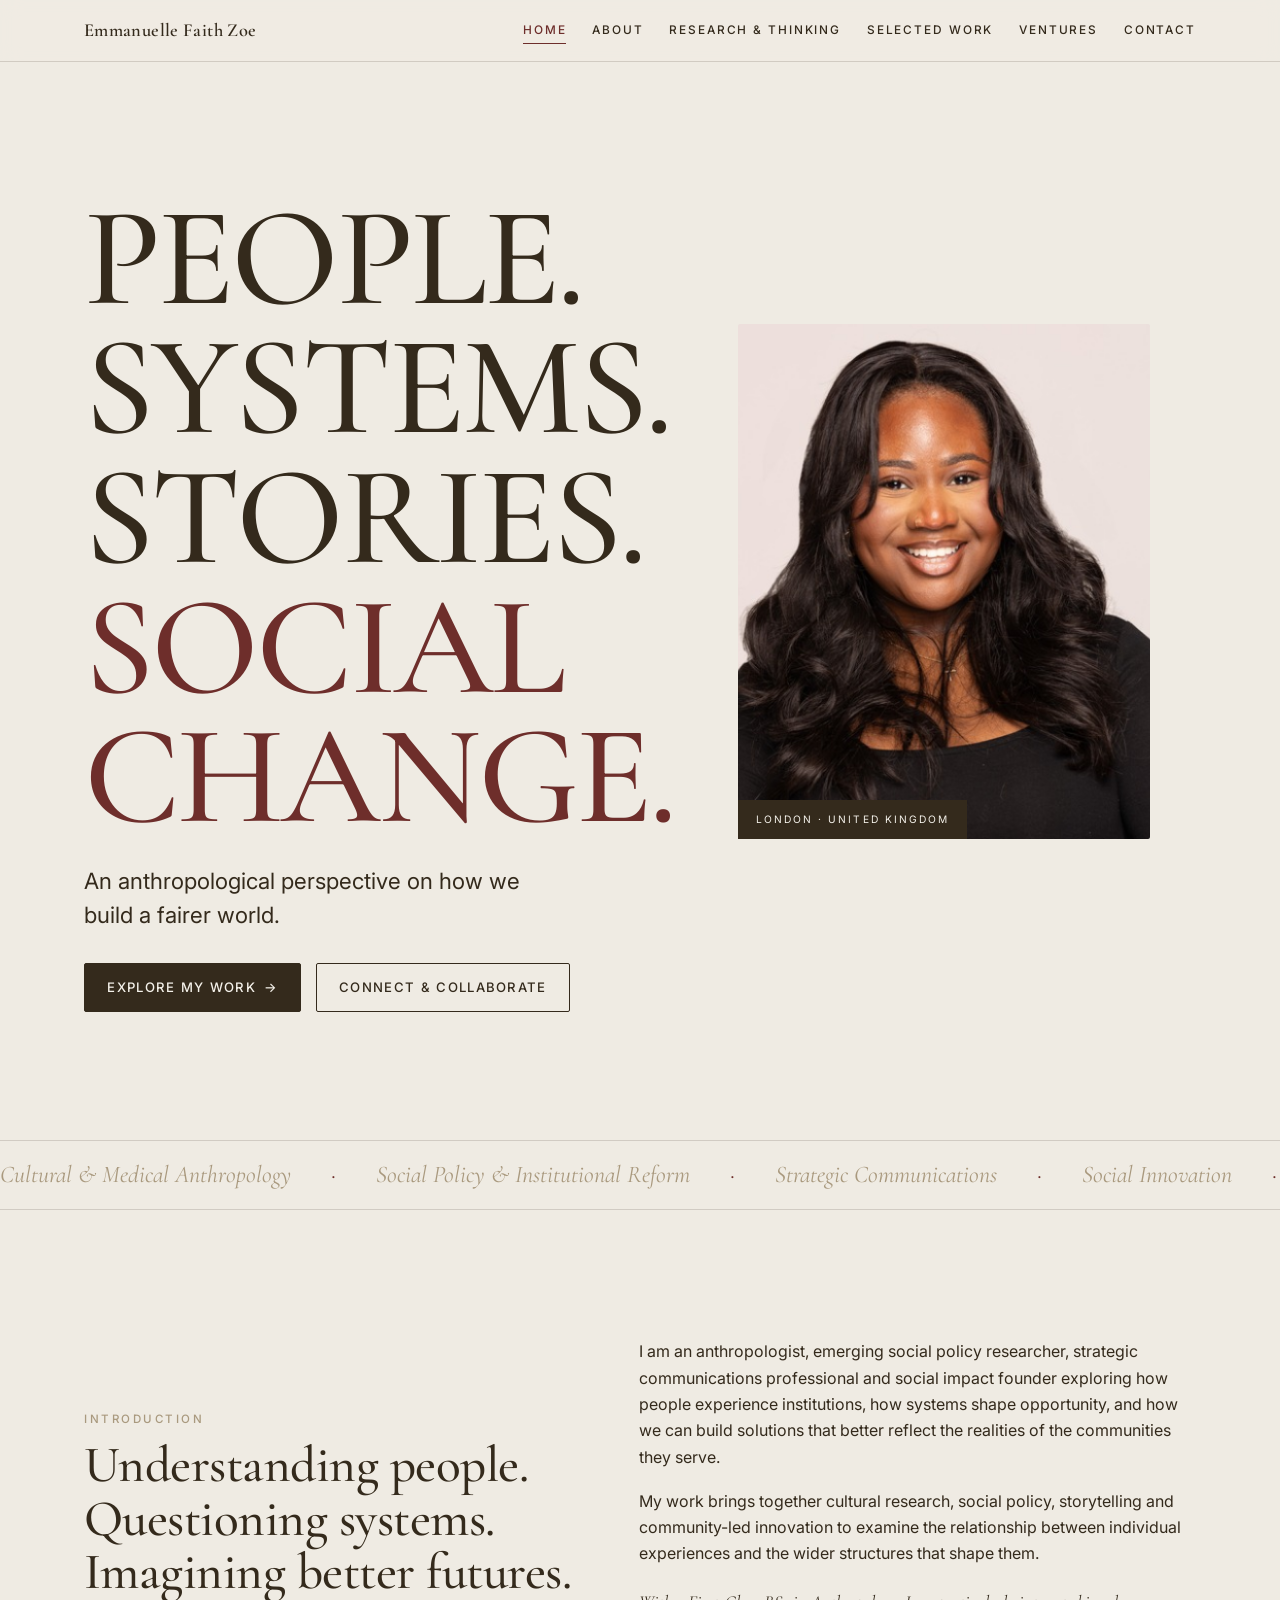
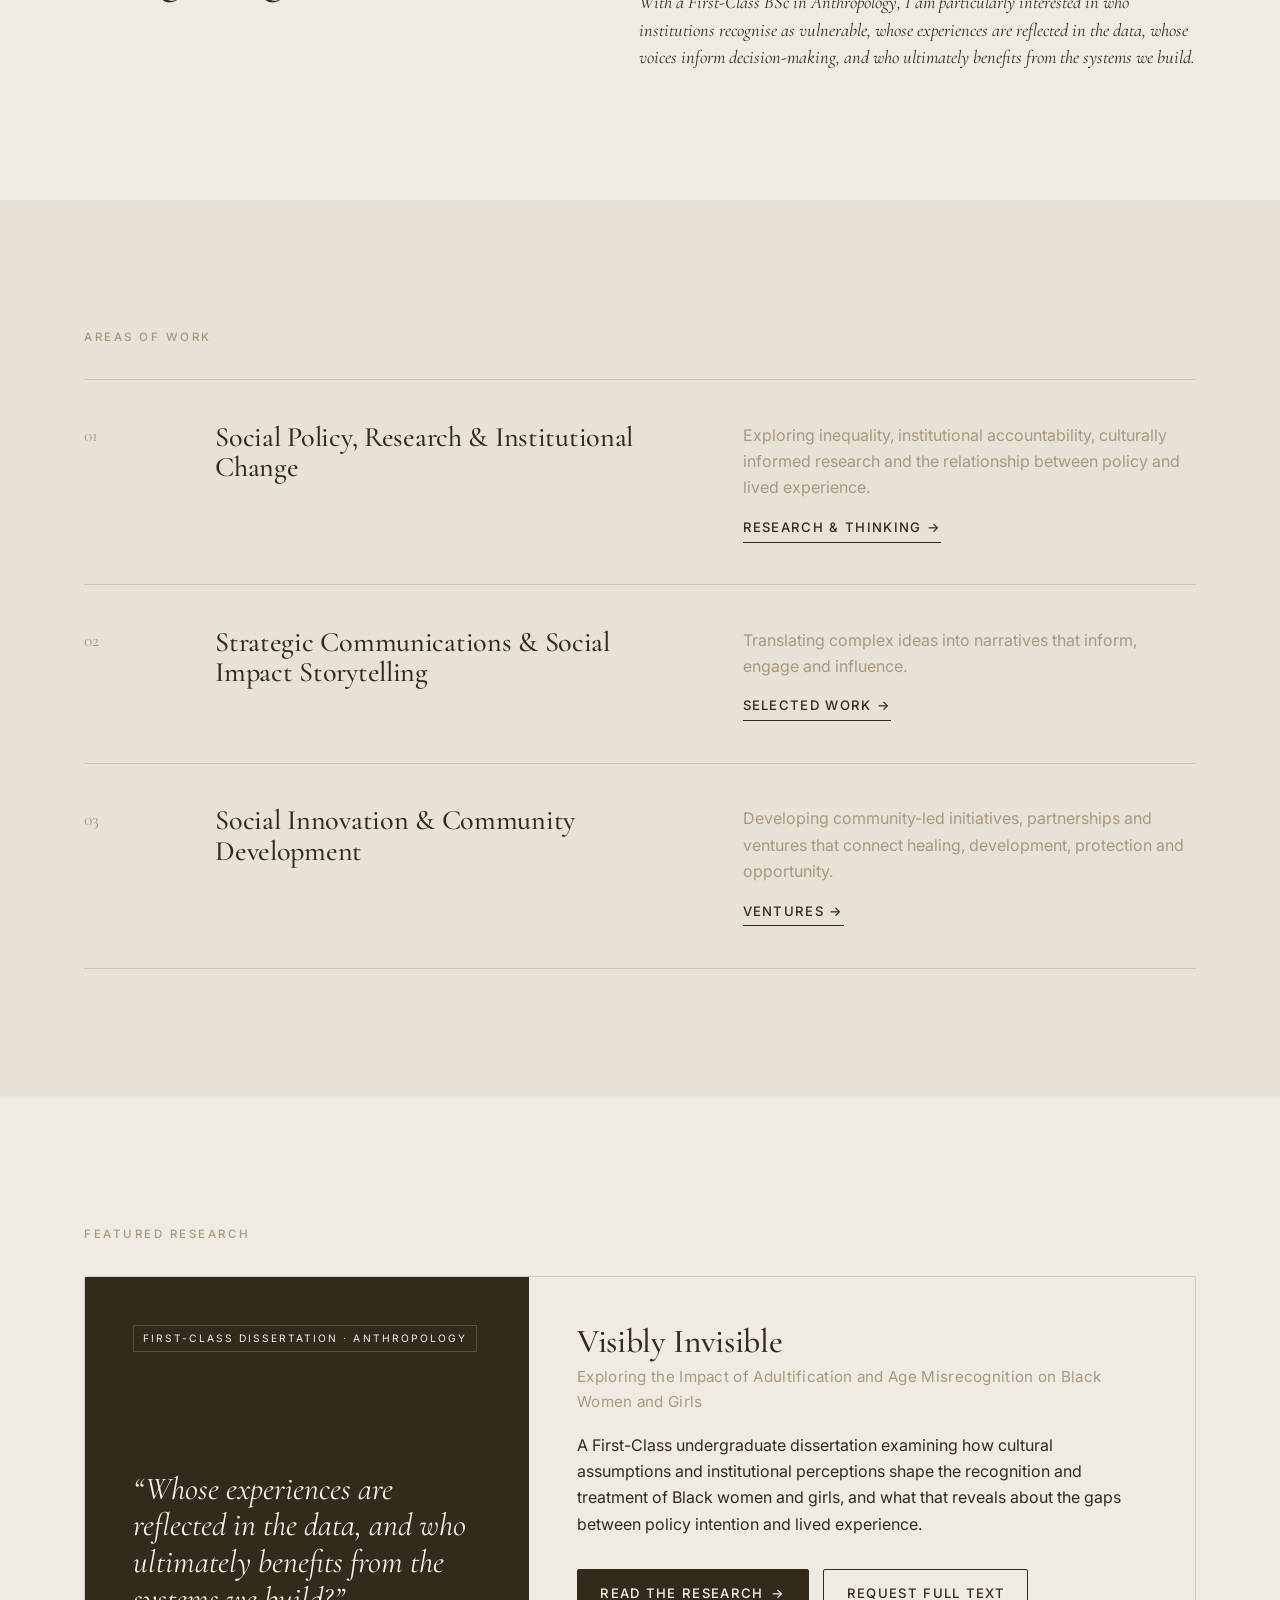
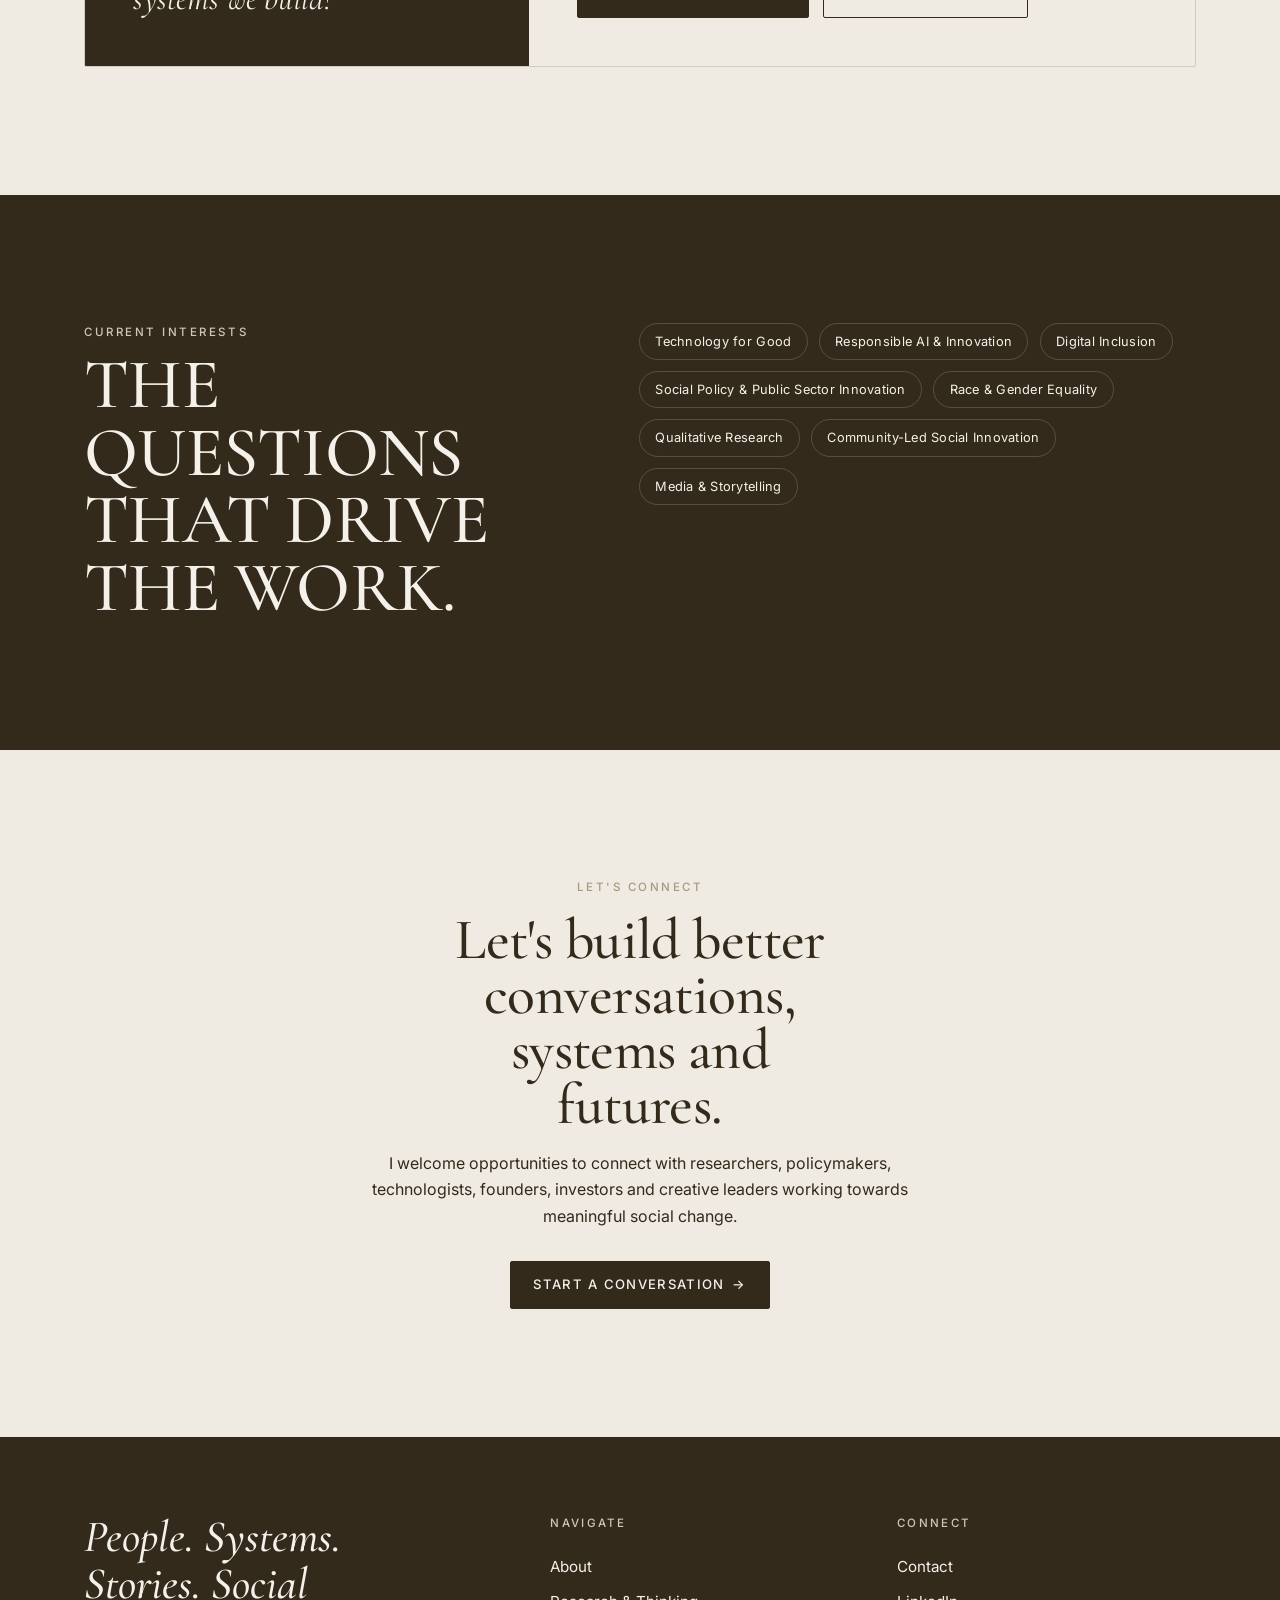
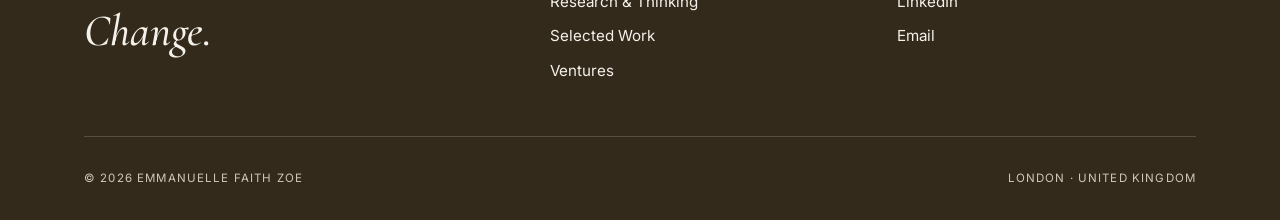
<file: index.html>
<!DOCTYPE html>
<html lang="en-GB">
<head>
  <meta charset="UTF-8">
  <meta name="viewport" content="width=device-width, initial-scale=1.0">
  <title>Emmanuelle Faith Zoe | Anthropologist, Researcher & Social Impact Founder</title>
  <meta name="description" content="Emmanuelle Faith Zoe is an anthropologist, emerging social policy researcher, strategic communications professional and social impact founder based in London. People. Systems. Stories. Social Change.">
  <meta name="author" content="Emmanuelle Faith Zoe">
  <link rel="canonical" href="https://emmanuellefaithzoe.com/">
  <!-- Open Graph -->
  <meta property="og:type" content="website">
  <meta property="og:title" content="Emmanuelle Faith Zoe | People. Systems. Stories. Social Change.">
  <meta property="og:description" content="An anthropological perspective on how we build a fairer world.">
  <meta property="og:image" content="assets/img/portrait.png">
  <meta property="og:locale" content="en_GB">
  <meta name="twitter:card" content="summary_large_image">
  <!-- Fonts -->
  <link rel="preconnect" href="https://fonts.googleapis.com">
  <link rel="preconnect" href="https://fonts.gstatic.com" crossorigin>
  <link href="https://fonts.googleapis.com/css2?family=Cormorant+Garamond:ital,wght@0,400;0,500;0,600;1,400;1,500&family=Inter:wght@400;500;600&display=swap" rel="stylesheet">
  <link rel="stylesheet" href="assets/css/styles.css">
</head>
<body>
<a class="skip-link" href="#main">Skip to content</a>

<!-- HEADER -->
<header class="site-header">
  <nav class="nav wrap" aria-label="Primary">
    <a class="brand" href="index.html">Emmanuelle Faith Zoe</a>
    <button class="nav-toggle" aria-label="Menu" aria-expanded="false"><span></span><span></span><span></span></button>
    <div class="nav-links">
      <a href="index.html" class="active">Home</a>
      <a href="about.html">About</a>
      <a href="research.html">Research &amp; Thinking</a>
      <a href="work.html">Selected Work</a>
      <a href="ventures.html">Ventures</a>
      <a href="contact.html">Contact</a>
    </div>
  </nav>
</header>

<main id="main">

  <!-- HERO -->
  <section class="hero wrap">
    <div class="hero-grid">
      <div>
        <h1 class="display">People.<br>Systems.<br>Stories.<br><span style="color:var(--burgundy)">Social Change.</span></h1>
        <p class="hero-sub lead">An anthropological perspective on how we build a fairer world.</p>
        <div class="btn-row">
          <a href="work.html" class="btn btn--solid">Explore My Work <span class="arrow">→</span></a>
          <a href="contact.html" class="btn btn--ghost">Connect &amp; Collaborate</a>
        </div>
      </div>
      <figure class="hero-figure reveal">
        <img src="assets/img/portrait.png" alt="Portrait of Emmanuelle Faith Zoe" width="800" height="1000">
        <figcaption class="caption">London · United Kingdom</figcaption>
      </figure>
    </div>
  </section>

  <!-- BRAND LINE TICKER -->
  <div class="brandline" aria-hidden="true">
    <div class="inner">
      <span>Cultural &amp; Medical Anthropology<i class="dot"> · </i>Social Policy &amp; Institutional Reform<i class="dot"> · </i>Strategic Communications<i class="dot"> · </i>Social Innovation<i class="dot"> · </i>Technology, Data &amp; Social Impact<i class="dot"> · </i></span>
      <span>Cultural &amp; Medical Anthropology<i class="dot"> · </i>Social Policy &amp; Institutional Reform<i class="dot"> · </i>Strategic Communications<i class="dot"> · </i>Social Innovation<i class="dot"> · </i>Technology, Data &amp; Social Impact<i class="dot"> · </i></span>
    </div>
  </div>

  <!-- INTRODUCTION -->
  <section class="section wrap">
    <div class="grid split">
      <div class="reveal">
        <p class="eyebrow">Introduction</p>
        <h2 class="section-title" style="margin-top:0.6rem; text-transform:none; font-size:clamp(2rem,4.5vw,3.2rem); line-height:1.05;">Understanding people. Questioning systems. Imagining better futures.</h2>
      </div>
      <div class="reveal">
        <p>I am an anthropologist, emerging social policy researcher, strategic communications professional and social impact founder exploring how people experience institutions, how systems shape opportunity, and how we can build solutions that better reflect the realities of the communities they serve.</p>
        <p>My work brings together cultural research, social policy, storytelling and community-led innovation to examine the relationship between individual experiences and the wider structures that shape them.</p>
        <p class="serif-body" style="margin-top:1.4rem;">With a First-Class BSc in Anthropology, I am particularly interested in who institutions recognise as vulnerable, whose experiences are reflected in the data, whose voices inform decision-making, and who ultimately benefits from the systems we build.</p>
      </div>
    </div>
  </section>

  <!-- AREAS OF WORK -->
  <section class="section on-stone">
    <div class="wrap">
      <p class="eyebrow reveal">Areas of Work</p>
      <div class="areas mt-2">
        <article class="area reveal">
          <span class="num">01</span>
          <div><h3>Social Policy, Research &amp; Institutional Change</h3></div>
          <div class="area-body">
            <p class="muted">Exploring inequality, institutional accountability, culturally informed research and the relationship between policy and lived experience.</p>
            <a href="research.html" class="textlink mt-1">Research &amp; Thinking →</a>
          </div>
        </article>
        <article class="area reveal">
          <span class="num">02</span>
          <div><h3>Strategic Communications &amp; Social Impact Storytelling</h3></div>
          <div class="area-body">
            <p class="muted">Translating complex ideas into narratives that inform, engage and influence.</p>
            <a href="work.html" class="textlink mt-1">Selected Work →</a>
          </div>
        </article>
        <article class="area reveal">
          <span class="num">03</span>
          <div><h3>Social Innovation &amp; Community Development</h3></div>
          <div class="area-body">
            <p class="muted">Developing community-led initiatives, partnerships and ventures that connect healing, development, protection and opportunity.</p>
            <a href="ventures.html" class="textlink mt-1">Ventures →</a>
          </div>
        </article>
      </div>
    </div>
  </section>

  <!-- FEATURED RESEARCH -->
  <section class="section wrap">
    <p class="eyebrow reveal">Featured Research</p>
    <div class="feature-card reveal mt-2">
      <div class="fc-visual">
        <span class="tag">First-Class Dissertation · Anthropology</span>
        <p class="q">“Whose experiences are reflected in the data, and who ultimately benefits from the systems we build?”</p>
      </div>
      <div class="fc-body">
        <h3>Visibly Invisible</h3>
        <p class="muted" style="margin:0.3rem 0 1rem; font-size:0.95rem; letter-spacing:0.02em;">Exploring the Impact of Adultification and Age Misrecognition on Black Women and Girls</p>
        <p>A First-Class undergraduate dissertation examining how cultural assumptions and institutional perceptions shape the recognition and treatment of Black women and girls, and what that reveals about the gaps between policy intention and lived experience.</p>
        <div class="btn-row">
          <a href="research.html" class="btn btn--solid">Read the Research <span class="arrow">→</span></a>
          <a href="contact.html" class="btn btn--ghost">Request Full Text</a>
        </div>
      </div>
    </div>
  </section>

  <!-- CURRENT INTERESTS -->
  <section class="section on-dark">
    <div class="wrap">
      <div class="grid split" style="align-items:start;">
        <div class="reveal">
          <p class="eyebrow">Current Interests</p>
          <h2 class="section-title" style="margin-top:0.6rem;">The questions<br>that drive<br>the work.</h2>
        </div>
        <div class="reveal">
          <div class="tags">
            <span class="tag-pill">Technology for Good</span>
            <span class="tag-pill">Responsible AI &amp; Innovation</span>
            <span class="tag-pill">Digital Inclusion</span>
            <span class="tag-pill">Social Policy &amp; Public Sector Innovation</span>
            <span class="tag-pill">Race &amp; Gender Equality</span>
            <span class="tag-pill">Qualitative Research</span>
            <span class="tag-pill">Community-Led Social Innovation</span>
            <span class="tag-pill">Media &amp; Storytelling</span>
          </div>
        </div>
      </div>
    </div>
  </section>

  <!-- CLOSING CTA -->
  <section class="section wrap center">
    <p class="eyebrow reveal">Let's Connect</p>
    <h2 class="section-title reveal" style="margin:1rem auto; max-width:16ch; text-transform:none; font-size:clamp(2.2rem,5vw,3.6rem);">Let's build better conversations, systems and futures.</h2>
    <p class="reveal maxw-60" style="margin:0 auto 2rem;">I welcome opportunities to connect with researchers, policymakers, technologists, founders, investors and creative leaders working towards meaningful social change.</p>
    <a href="contact.html" class="btn btn--solid reveal">Start a Conversation <span class="arrow">→</span></a>
  </section>

</main>

<!-- FOOTER -->
<footer class="site-footer">
  <div class="wrap">
    <div class="footer-top">
      <div>
        <p class="footer-cta script">People. Systems. Stories. Social Change.</p>
      </div>
      <div class="footer-col">
        <h5>Navigate</h5>
        <a href="about.html">About</a>
        <a href="research.html">Research &amp; Thinking</a>
        <a href="work.html">Selected Work</a>
        <a href="ventures.html">Ventures</a>
      </div>
      <div class="footer-col">
        <h5>Connect</h5>
        <a href="contact.html">Contact</a>
        <a href="https://www.linkedin.com/in/emmanuelle-faith-zoe-5420b3156/" target="_blank" rel="noopener">LinkedIn</a>
        <a href="mailto:emmanuelle@herhealingheart.com">Email</a>
      </div>
    </div>
    <div class="footer-bottom">
      <span>© <span data-year></span> Emmanuelle Faith Zoe</span>
      <span>London · United Kingdom</span>
    </div>
  </div>
</footer>

<script src="assets/js/main.js"></script>
</body>
</html>
</file>
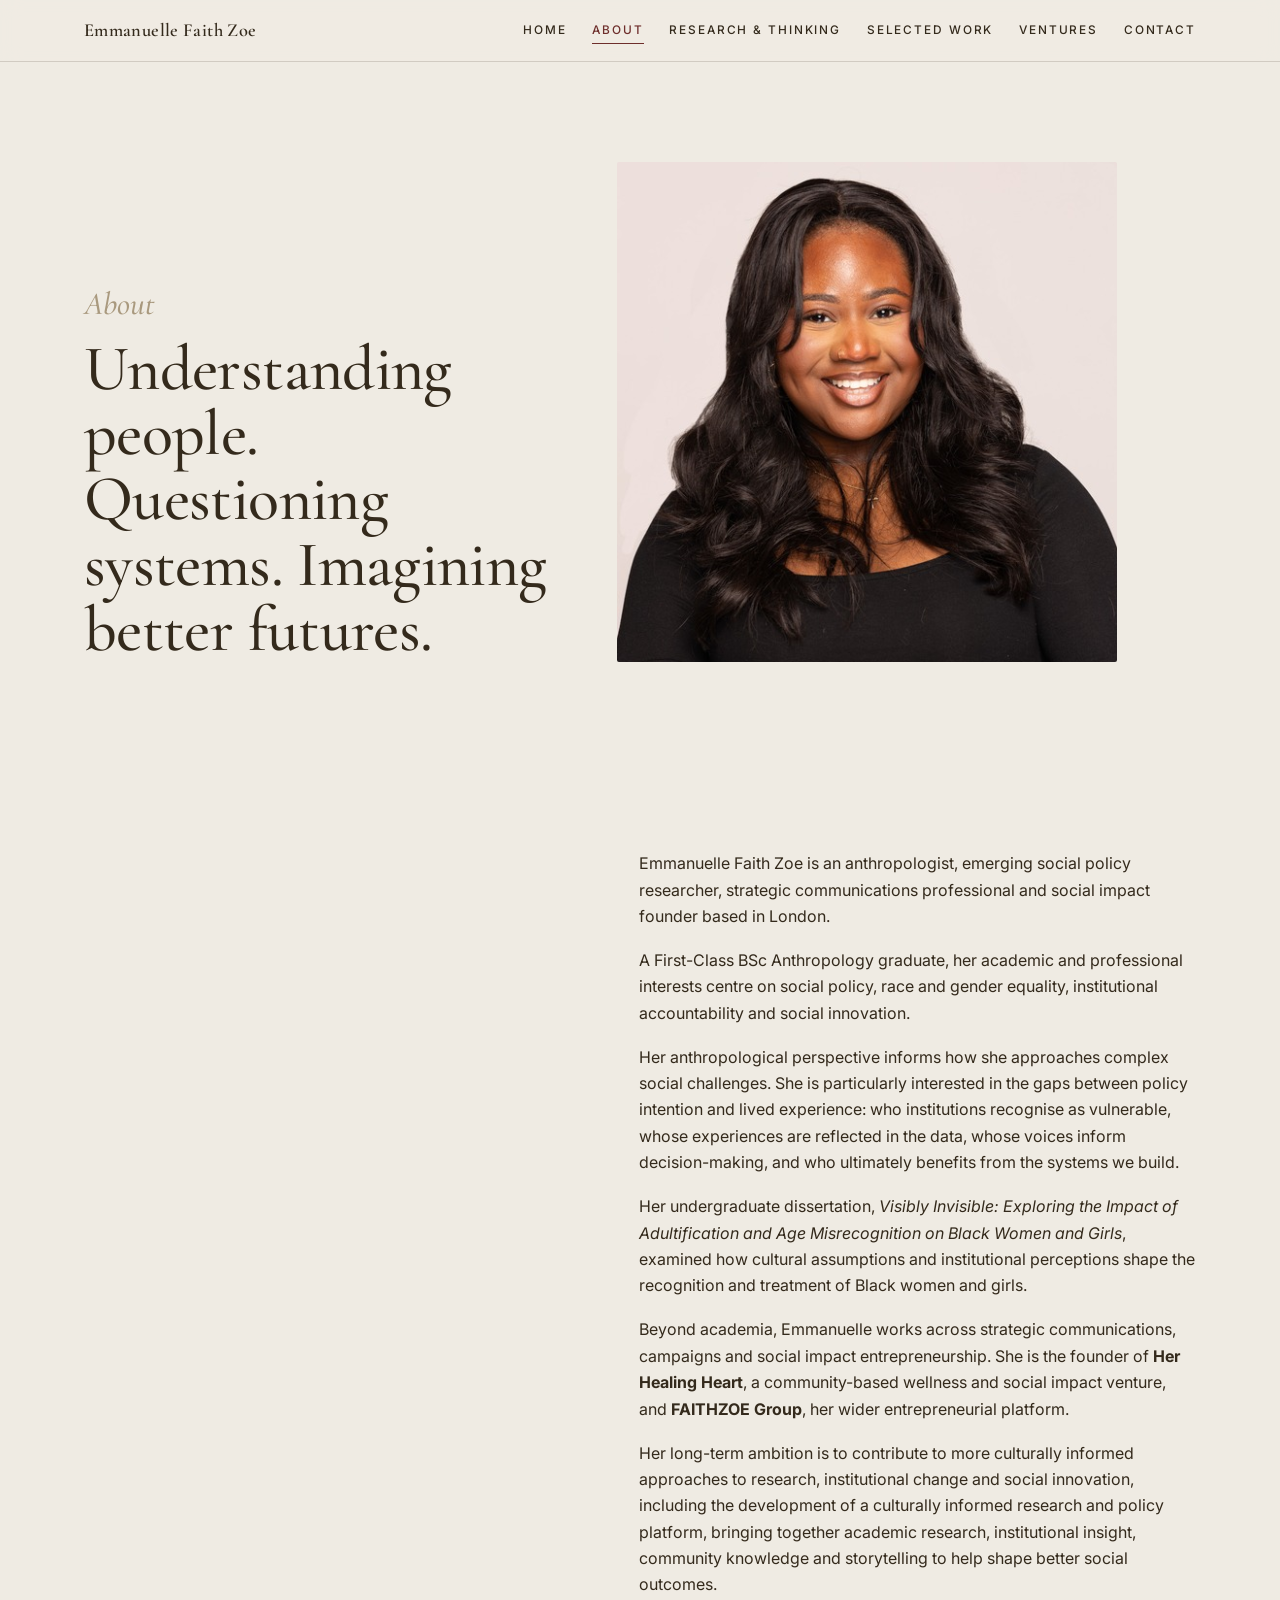
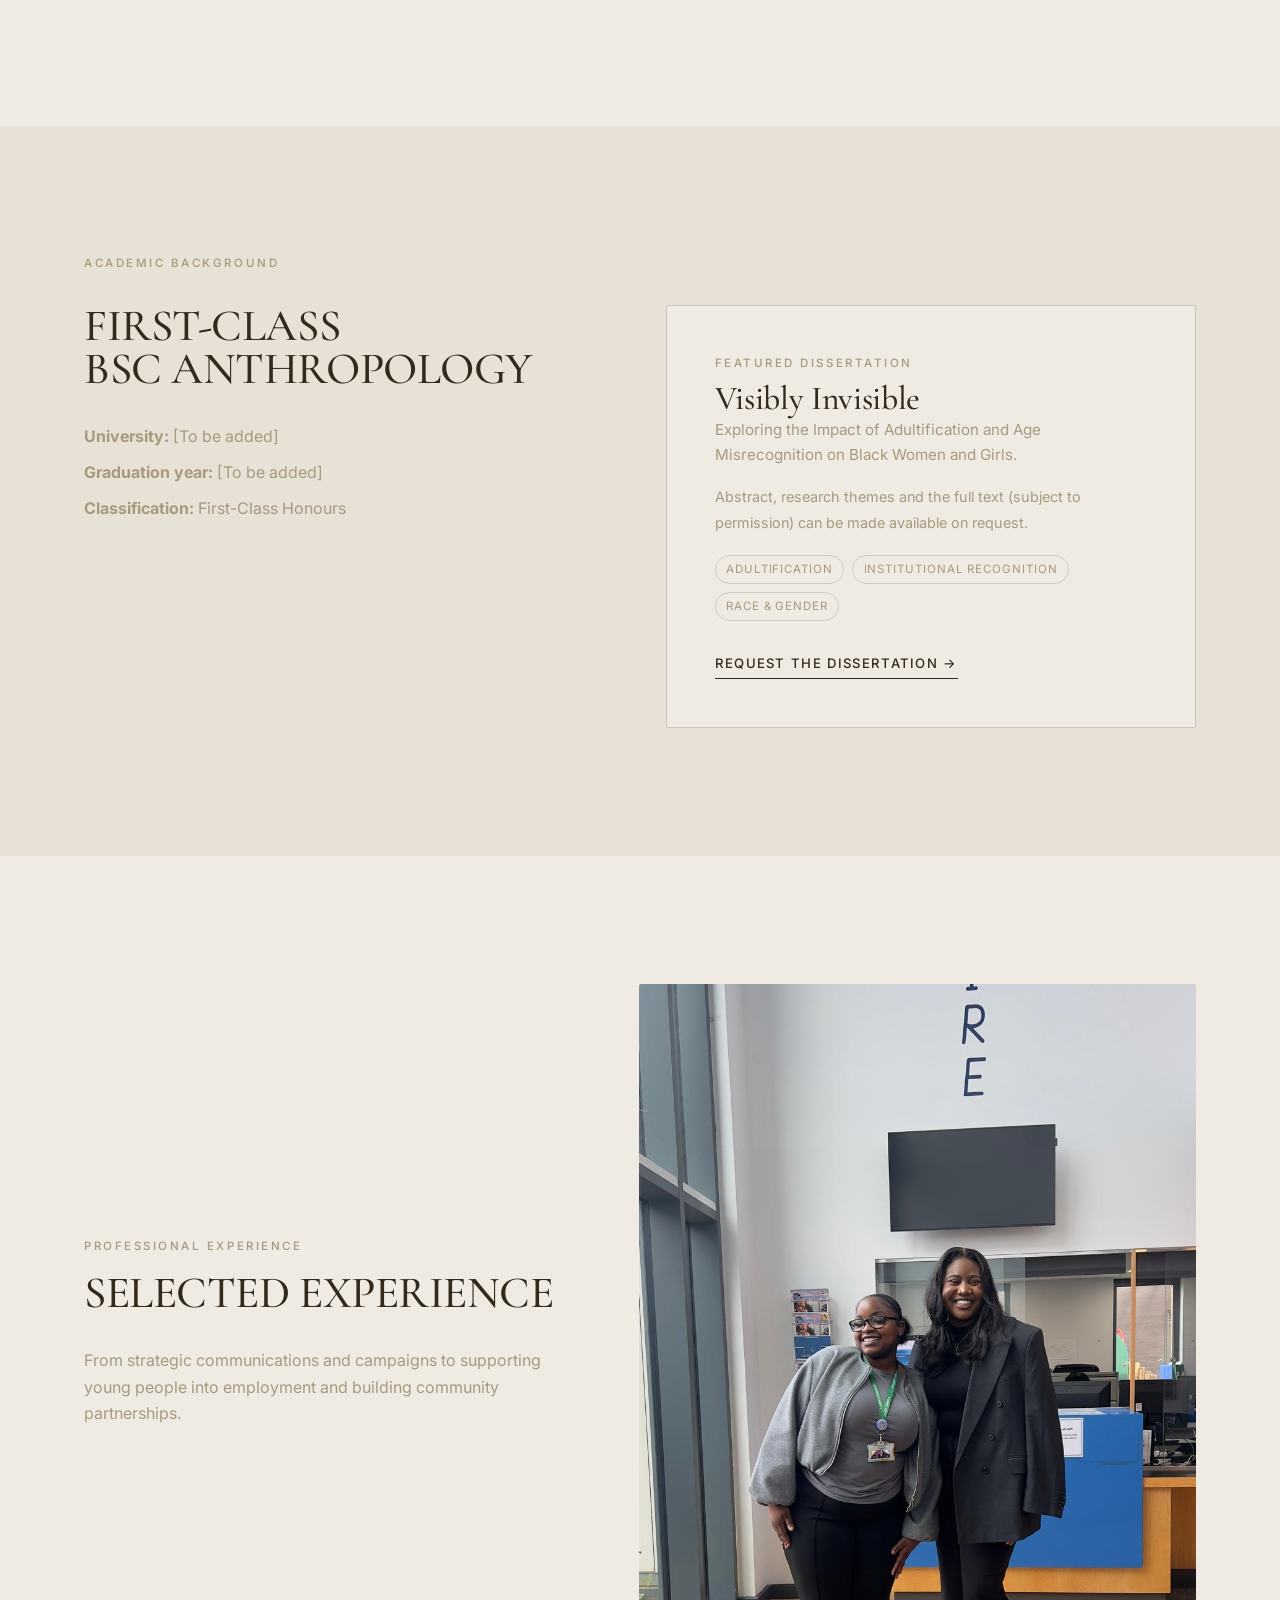
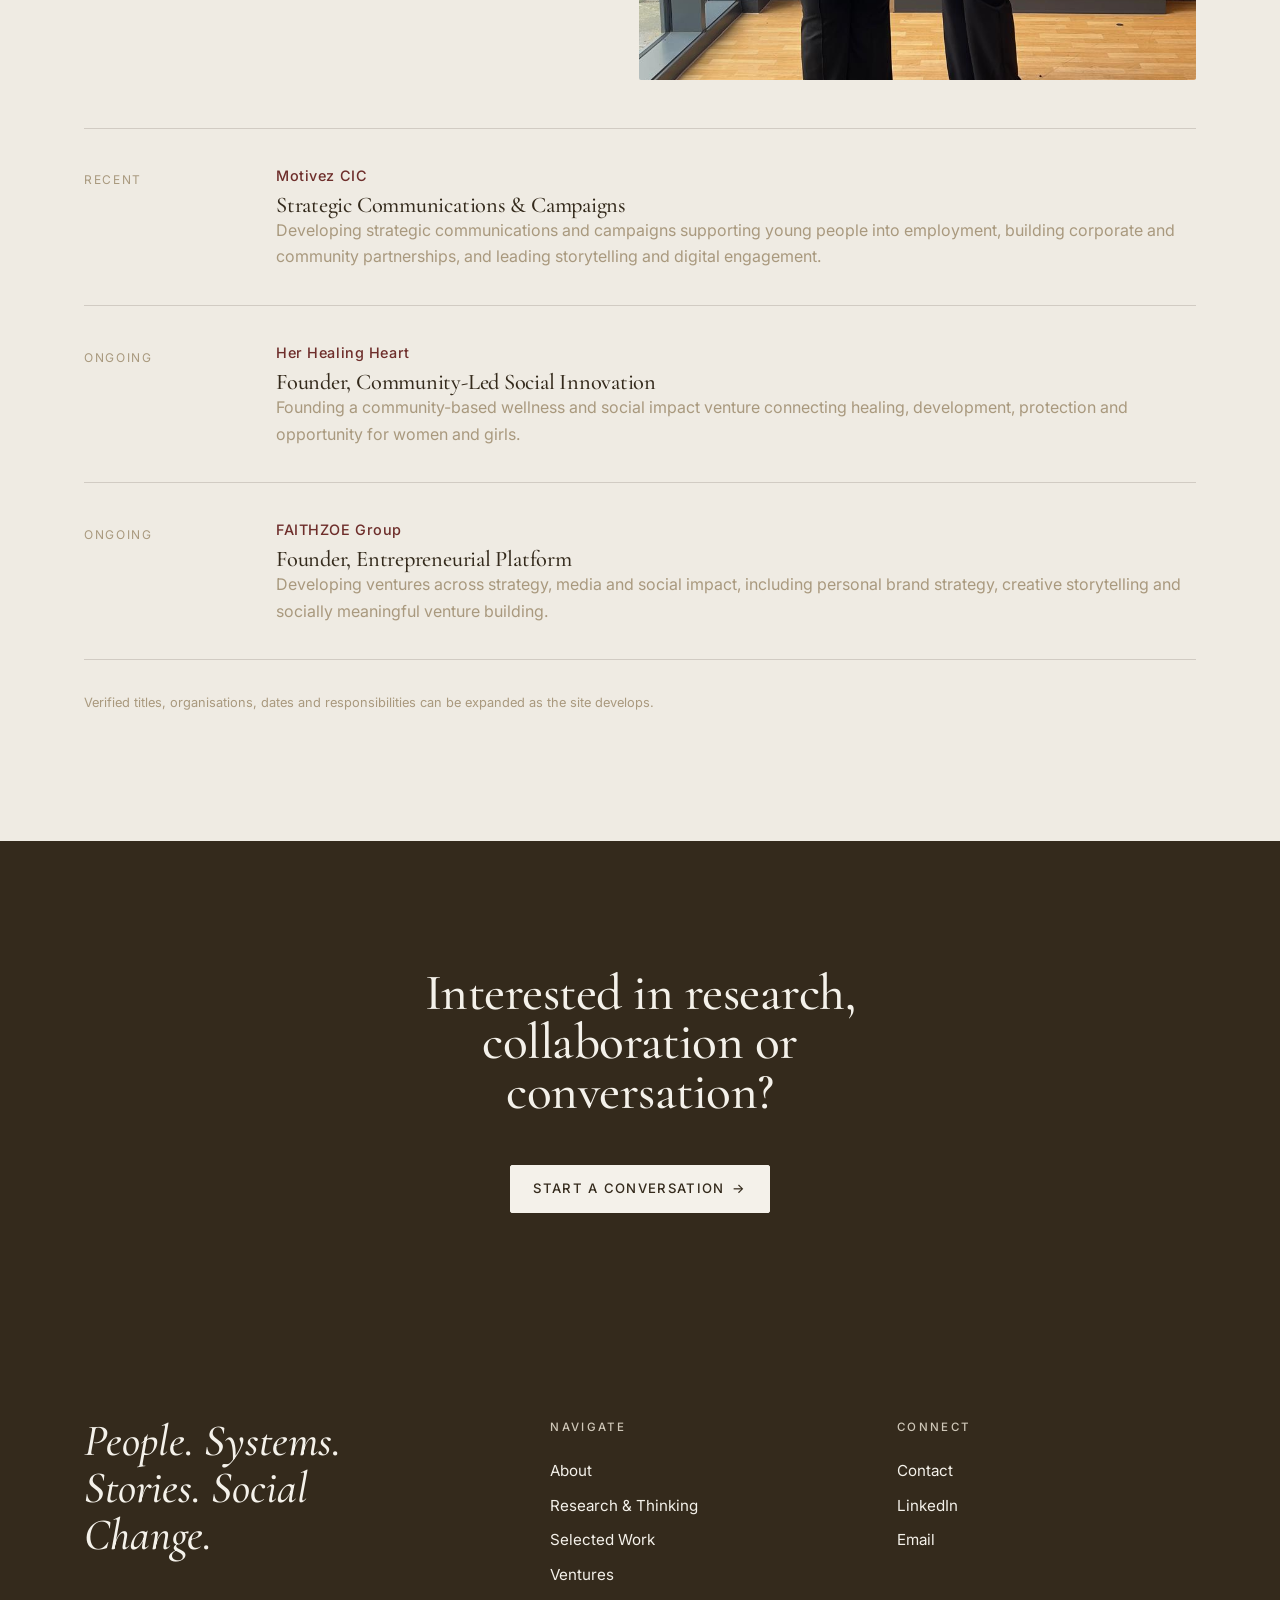
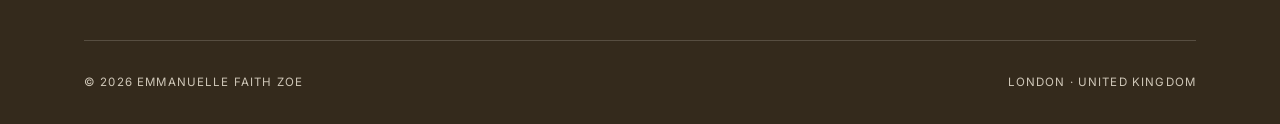
<file: about.html>
<!DOCTYPE html>
<html lang="en-GB">
<head>
  <meta charset="UTF-8">
  <meta name="viewport" content="width=device-width, initial-scale=1.0">
  <title>About | Emmanuelle Faith Zoe</title>
  <meta name="description" content="Emmanuelle Faith Zoe is a First-Class BSc Anthropology graduate, emerging social policy researcher, strategic communications professional and social impact founder based in London.">
  <meta property="og:title" content="About | Emmanuelle Faith Zoe">
  <meta property="og:description" content="Understanding people. Questioning systems. Imagining better futures.">
  <meta property="og:image" content="assets/img/portrait.png">
  <link rel="preconnect" href="https://fonts.googleapis.com">
  <link rel="preconnect" href="https://fonts.gstatic.com" crossorigin>
  <link href="https://fonts.googleapis.com/css2?family=Cormorant+Garamond:ital,wght@0,400;0,500;0,600;1,400;1,500&family=Inter:wght@400;500;600&display=swap" rel="stylesheet">
  <link rel="stylesheet" href="assets/css/styles.css">
</head>
<body>
<a class="skip-link" href="#main">Skip to content</a>
<header class="site-header">
  <nav class="nav wrap" aria-label="Primary">
    <a class="brand" href="index.html">Emmanuelle Faith Zoe</a>
    <button class="nav-toggle" aria-label="Menu" aria-expanded="false"><span></span><span></span><span></span></button>
    <div class="nav-links">
      <a href="index.html">Home</a>
      <a href="about.html" class="active">About</a>
      <a href="research.html">Research &amp; Thinking</a>
      <a href="work.html">Selected Work</a>
      <a href="ventures.html">Ventures</a>
      <a href="contact.html">Contact</a>
    </div>
  </nav>
</header>

<main id="main">
  <!-- PAGE HEAD -->
  <section class="page-head wrap">
    <div class="grid split-wide" style="align-items:end;">
      <div class="reveal">
        <p class="script">About</p>
        <h1 class="section-title" style="text-transform:none; font-size:clamp(2.2rem,5.5vw,4rem); line-height:1.02;">Understanding people. Questioning systems. Imagining better futures.</h1>
      </div>
      <figure class="reveal">
        <img src="assets/img/portrait.png" alt="Portrait of Emmanuelle Faith Zoe" style="aspect-ratio:4/5; object-fit:cover; border-radius:var(--radius);">
      </figure>
    </div>
  </section>

  <!-- BIOGRAPHY -->
  <section class="section wrap">
    <div class="grid split" style="align-items:start;">
      <div class="reveal"><p class="eyebrow">Full Biography</p></div>
      <div class="reveal maxw-60">
        <p>Emmanuelle Faith Zoe is an anthropologist, emerging social policy researcher, strategic communications professional and social impact founder based in London.</p>
        <p>A First-Class BSc Anthropology graduate, her academic and professional interests centre on social policy, race and gender equality, institutional accountability and social innovation.</p>
        <p>Her anthropological perspective informs how she approaches complex social challenges. She is particularly interested in the gaps between policy intention and lived experience: who institutions recognise as vulnerable, whose experiences are reflected in the data, whose voices inform decision-making, and who ultimately benefits from the systems we build.</p>
        <p>Her undergraduate dissertation, <em>Visibly Invisible: Exploring the Impact of Adultification and Age Misrecognition on Black Women and Girls</em>, examined how cultural assumptions and institutional perceptions shape the recognition and treatment of Black women and girls.</p>
        <p>Beyond academia, Emmanuelle works across strategic communications, campaigns and social impact entrepreneurship. She is the founder of <strong>Her Healing Heart</strong>, a community-based wellness and social impact venture, and <strong>FAITHZOE Group</strong>, her wider entrepreneurial platform.</p>
        <p>Her long-term ambition is to contribute to more culturally informed approaches to research, institutional change and social innovation, including the development of a culturally informed research and policy platform, bringing together academic research, institutional insight, community knowledge and storytelling to help shape better social outcomes.</p>
      </div>
    </div>
  </section>

  <!-- ACADEMIC BACKGROUND -->
  <section class="section on-stone">
    <div class="wrap">
      <p class="eyebrow reveal">Academic Background</p>
      <div class="grid cols-2 mt-2">
        <div class="reveal">
          <h2 class="section-title" style="font-size:clamp(1.8rem,4vw,2.8rem);">First-Class<br>BSc Anthropology</h2>
          <ul class="stack-sm mt-2 muted">
            <li><strong>University:</strong> <span style="color:var(--stone-deep)">[To be added]</span></li>
            <li><strong>Graduation year:</strong> <span style="color:var(--stone-deep)">[To be added]</span></li>
            <li><strong>Classification:</strong> First-Class Honours</li>
          </ul>
        </div>
        <div class="feature-card reveal" style="grid-template-columns:1fr;">
          <div class="fc-body" style="background:var(--ivory);">
            <p class="eyebrow">Featured Dissertation</p>
            <h3 style="margin-top:0.6rem;">Visibly Invisible</h3>
            <p class="muted" style="font-size:0.95rem;">Exploring the Impact of Adultification and Age Misrecognition on Black Women and Girls.</p>
            <p style="margin-top:1rem;"><span class="muted" style="font-size:0.9rem;">Abstract, research themes and the full text (subject to permission) can be made available on request.</span></p>
            <div class="chips">
              <span class="chip">Adultification</span><span class="chip">Institutional Recognition</span><span class="chip">Race &amp; Gender</span>
            </div>
            <a href="contact.html" class="textlink mt-2">Request the dissertation →</a>
          </div>
        </div>
      </div>
    </div>
  </section>

  <!-- EXPERIENCE TIMELINE -->
  <section class="section wrap">
    <div class="grid split" style="align-items:center; margin-bottom:0.5rem;">
      <figure class="reveal" style="order:2;">
        <img src="assets/img/motivez-mentoring.jpg" alt="Emmanuelle Faith Zoe with a young person in an education and employment setting" loading="lazy" style="width:100%; aspect-ratio:4/5; object-fit:cover; object-position:center 15%; border-radius:var(--radius);">
      </figure>
      <div class="reveal">
        <p class="eyebrow">Professional Experience</p>
        <h2 class="section-title mt-1" style="font-size:clamp(1.8rem,4vw,2.8rem);">Selected experience</h2>
        <p class="muted mt-2">From strategic communications and campaigns to supporting young people into employment and building community partnerships.</p>
      </div>
    </div>
    <div class="timeline mt-3">
      <article class="tl-item reveal">
        <div class="tl-date">Recent</div>
        <div>
          <div class="tl-org">Motivez CIC</div>
          <h3>Strategic Communications &amp; Campaigns</h3>
          <p class="muted">Developing strategic communications and campaigns supporting young people into employment, building corporate and community partnerships, and leading storytelling and digital engagement.</p>
        </div>
      </article>
      <article class="tl-item reveal">
        <div class="tl-date">Ongoing</div>
        <div>
          <div class="tl-org">Her Healing Heart</div>
          <h3>Founder, Community-Led Social Innovation</h3>
          <p class="muted">Founding a community-based wellness and social impact venture connecting healing, development, protection and opportunity for women and girls.</p>
        </div>
      </article>
      <article class="tl-item reveal">
        <div class="tl-date">Ongoing</div>
        <div>
          <div class="tl-org">FAITHZOE Group</div>
          <h3>Founder, Entrepreneurial Platform</h3>
          <p class="muted">Developing ventures across strategy, media and social impact, including personal brand strategy, creative storytelling and socially meaningful venture building.</p>
        </div>
      </article>
    </div>
    <p class="form-note mt-2">Verified titles, organisations, dates and responsibilities can be expanded as the site develops.</p>
  </section>

  <!-- CTA -->
  <section class="section on-dark center">
    <div class="wrap">
      <h2 class="section-title reveal" style="max-width:18ch; margin:0 auto; text-transform:none; font-size:clamp(2rem,4.5vw,3.2rem);">Interested in research, collaboration or conversation?</h2>
      <a href="contact.html" class="btn btn--solid reveal mt-3">Start a Conversation <span class="arrow">→</span></a>
    </div>
  </section>
</main>

<footer class="site-footer">
  <div class="wrap">
    <div class="footer-top">
      <div><p class="footer-cta script">People. Systems. Stories. Social Change.</p></div>
      <div class="footer-col"><h5>Navigate</h5><a href="about.html">About</a><a href="research.html">Research &amp; Thinking</a><a href="work.html">Selected Work</a><a href="ventures.html">Ventures</a></div>
      <div class="footer-col"><h5>Connect</h5><a href="contact.html">Contact</a><a href="https://www.linkedin.com/in/emmanuelle-faith-zoe-5420b3156/" target="_blank" rel="noopener">LinkedIn</a><a href="mailto:emmanuelle@herhealingheart.com">Email</a></div>
    </div>
    <div class="footer-bottom"><span>© <span data-year></span> Emmanuelle Faith Zoe</span><span>London · United Kingdom</span></div>
  </div>
</footer>
<script src="assets/js/main.js"></script>
</body>
</html>
</file>
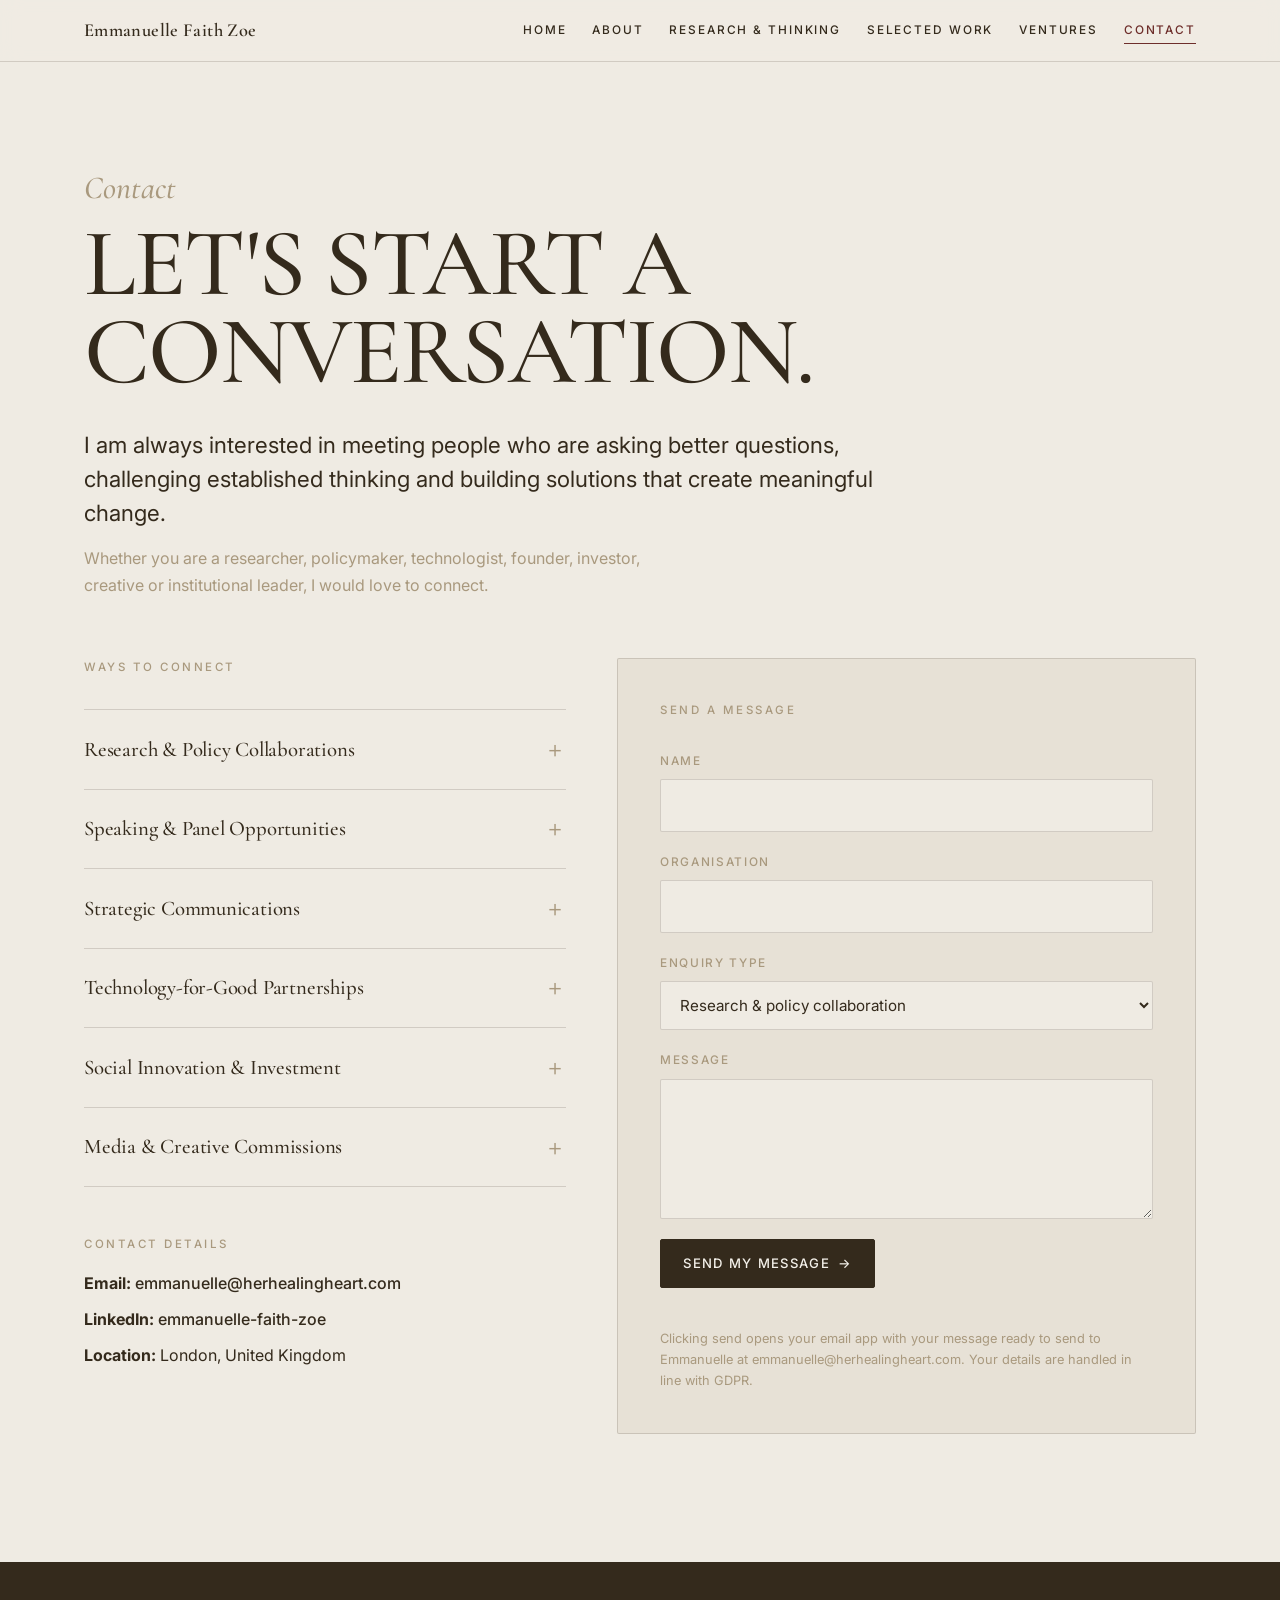
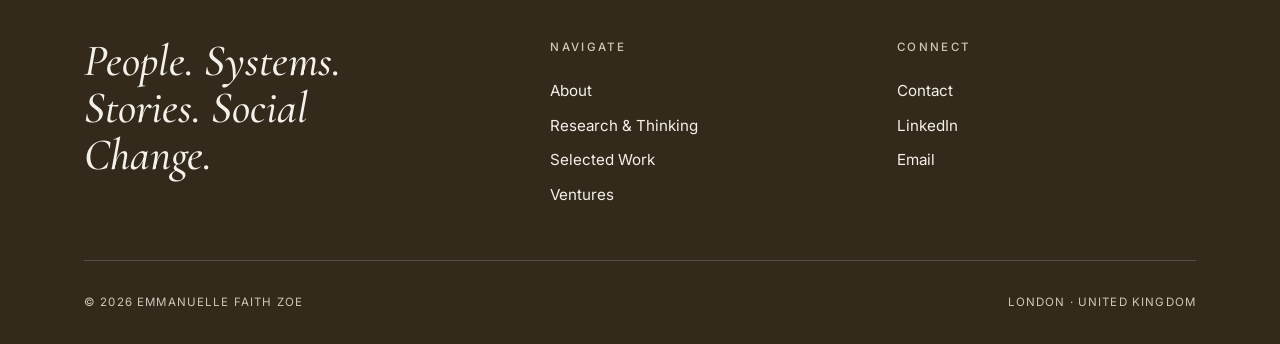
<file: contact.html>
<!DOCTYPE html>
<html lang="en-GB">
<head>
  <meta charset="UTF-8">
  <meta name="viewport" content="width=device-width, initial-scale=1.0">
  <title>Contact | Emmanuelle Faith Zoe</title>
  <meta name="description" content="Connect with Emmanuelle Faith Zoe: research and policy collaborations, speaking, strategic communications, technology-for-good partnerships, social innovation and media.">
  <meta property="og:title" content="Contact | Emmanuelle Faith Zoe">
  <meta property="og:description" content="Let's start a conversation.">
  <meta property="og:image" content="assets/img/portrait.png">
  <link rel="preconnect" href="https://fonts.googleapis.com">
  <link rel="preconnect" href="https://fonts.gstatic.com" crossorigin>
  <link href="https://fonts.googleapis.com/css2?family=Cormorant+Garamond:ital,wght@0,400;0,500;0,600;1,400;1,500&family=Inter:wght@400;500;600&display=swap" rel="stylesheet">
  <link rel="stylesheet" href="assets/css/styles.css">
</head>
<body>
<a class="skip-link" href="#main">Skip to content</a>
<header class="site-header">
  <nav class="nav wrap" aria-label="Primary">
    <a class="brand" href="index.html">Emmanuelle Faith Zoe</a>
    <button class="nav-toggle" aria-label="Menu" aria-expanded="false"><span></span><span></span><span></span></button>
    <div class="nav-links">
      <a href="index.html">Home</a><a href="about.html">About</a><a href="research.html">Research &amp; Thinking</a><a href="work.html">Selected Work</a><a href="ventures.html">Ventures</a>
      <a href="contact.html" class="active">Contact</a>
    </div>
  </nav>
</header>

<main id="main">
  <section class="page-head wrap">
    <p class="script reveal">Contact</p>
    <h1 class="display reveal" style="font-size:clamp(2.6rem,8vw,6rem);">Let's start a<br>conversation.</h1>
    <p class="lead reveal maxw-60 mt-2">I am always interested in meeting people who are asking better questions, challenging established thinking and building solutions that create meaningful change.</p>
    <p class="reveal maxw-60 mt-1 muted">Whether you are a researcher, policymaker, technologist, founder, investor, creative or institutional leader, I would love to connect.</p>
  </section>

  <section class="section wrap" style="padding-top:0;">
    <div class="grid split-wide" style="align-items:start;">
      <!-- CONTACT PATHS + DETAILS -->
      <div class="reveal">
        <p class="eyebrow">Ways to Connect</p>
        <div class="contact-paths mt-2">
          <div class="cpath"><h4>Research &amp; Policy Collaborations</h4><span class="plus">＋</span></div>
          <div class="cpath"><h4>Speaking &amp; Panel Opportunities</h4><span class="plus">＋</span></div>
          <div class="cpath"><h4>Strategic Communications</h4><span class="plus">＋</span></div>
          <div class="cpath"><h4>Technology-for-Good Partnerships</h4><span class="plus">＋</span></div>
          <div class="cpath"><h4>Social Innovation &amp; Investment</h4><span class="plus">＋</span></div>
          <div class="cpath"><h4>Media &amp; Creative Commissions</h4><span class="plus">＋</span></div>
        </div>
        <div class="mt-3">
          <p class="eyebrow">Contact Details</p>
          <ul class="stack-sm mt-1">
            <li><strong>Email:</strong> <a href="mailto:emmanuelle@herhealingheart.com" class="textlink" style="border:none; padding:0; text-transform:none; letter-spacing:0; font-size:1rem;">emmanuelle@herhealingheart.com</a></li>
            <li><strong>LinkedIn:</strong> <a href="https://www.linkedin.com/in/emmanuelle-faith-zoe-5420b3156/" target="_blank" rel="noopener" class="textlink" style="border:none; padding:0; text-transform:none; letter-spacing:0; font-size:1rem;">emmanuelle-faith-zoe</a></li>
            <li><strong>Location:</strong> London, United Kingdom</li>
          </ul>
        </div>
      </div>

      <!-- CONTACT FORM -->
      <div class="reveal">
        <div style="background:var(--ivory-soft); padding:clamp(1.6rem,4vw,2.6rem); border-radius:var(--radius); border:1px solid var(--line);">
          <p class="eyebrow">Send a Message</p>
          <form data-contact novalidate class="mt-2" aria-label="Contact form">
            <div class="field">
              <label for="name">Name</label>
              <input type="text" id="name" name="name" autocomplete="name" required>
            </div>
            <div class="field">
              <label for="org">Organisation</label>
              <input type="text" id="org" name="organisation" autocomplete="organization">
            </div>
            <div class="field">
              <label for="type">Enquiry type</label>
              <select id="type" name="enquiry_type">
                <option>Research &amp; policy collaboration</option>
                <option>Speaking &amp; panel opportunity</option>
                <option>Strategic communications</option>
                <option>Technology-for-good partnership</option>
                <option>Social innovation &amp; investment</option>
                <option>Media &amp; creative commission</option>
                <option>Other</option>
              </select>
            </div>
            <div class="field">
              <label for="message">Message</label>
              <textarea id="message" name="message" required></textarea>
            </div>
            <button type="submit" class="btn btn--solid">Send My Message <span class="arrow">→</span></button>
            <p class="form-status" role="status" aria-live="polite"></p>
            <p class="form-note">Clicking send opens your email app with your message ready to send to Emmanuelle at emmanuelle@herhealingheart.com. Your details are handled in line with GDPR.</p>
          </form>
        </div>
      </div>
    </div>
  </section>
</main>

<footer class="site-footer">
  <div class="wrap">
    <div class="footer-top">
      <div><p class="footer-cta script">People. Systems. Stories. Social Change.</p></div>
      <div class="footer-col"><h5>Navigate</h5><a href="about.html">About</a><a href="research.html">Research &amp; Thinking</a><a href="work.html">Selected Work</a><a href="ventures.html">Ventures</a></div>
      <div class="footer-col"><h5>Connect</h5><a href="contact.html">Contact</a><a href="https://www.linkedin.com/in/emmanuelle-faith-zoe-5420b3156/" target="_blank" rel="noopener">LinkedIn</a><a href="mailto:emmanuelle@herhealingheart.com">Email</a></div>
    </div>
    <div class="footer-bottom"><span>© <span data-year></span> Emmanuelle Faith Zoe</span><span>London · United Kingdom</span></div>
  </div>
</footer>
<script src="assets/js/main.js"></script>
</body>
</html>
</file>
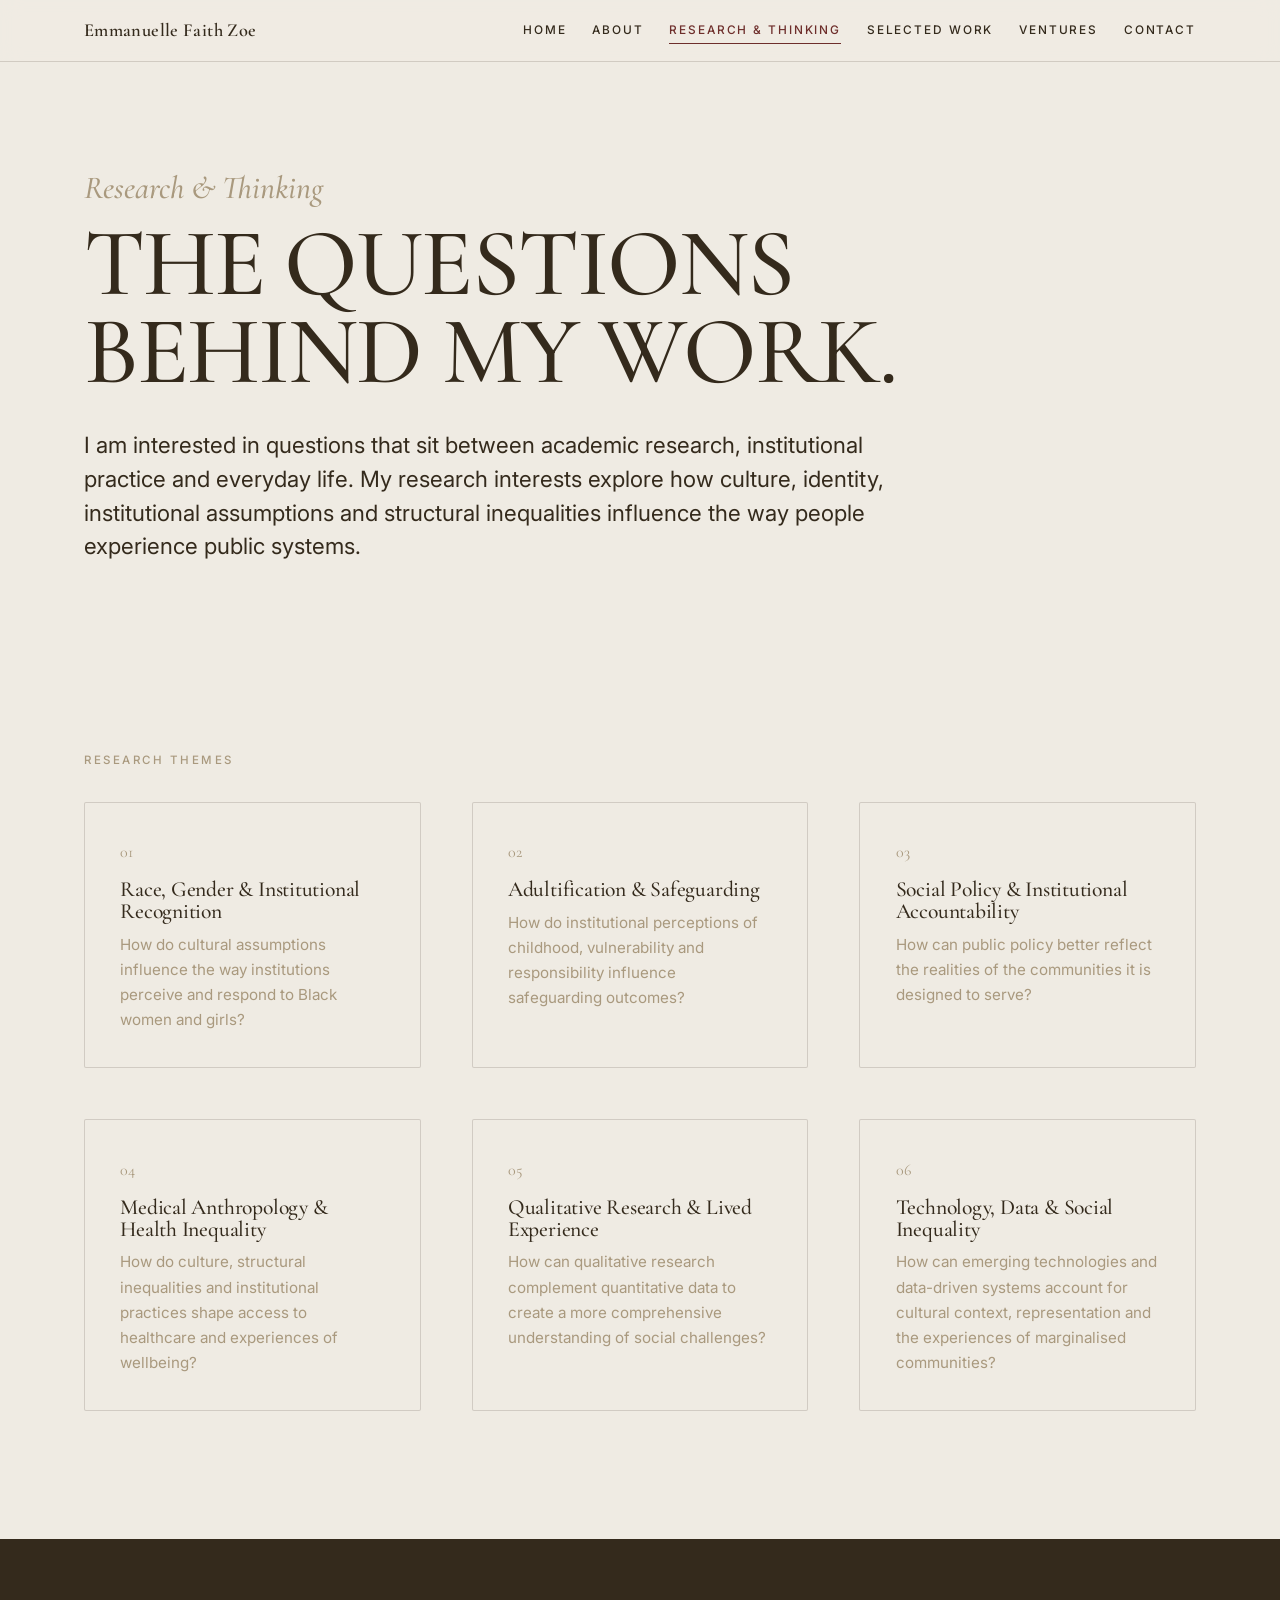
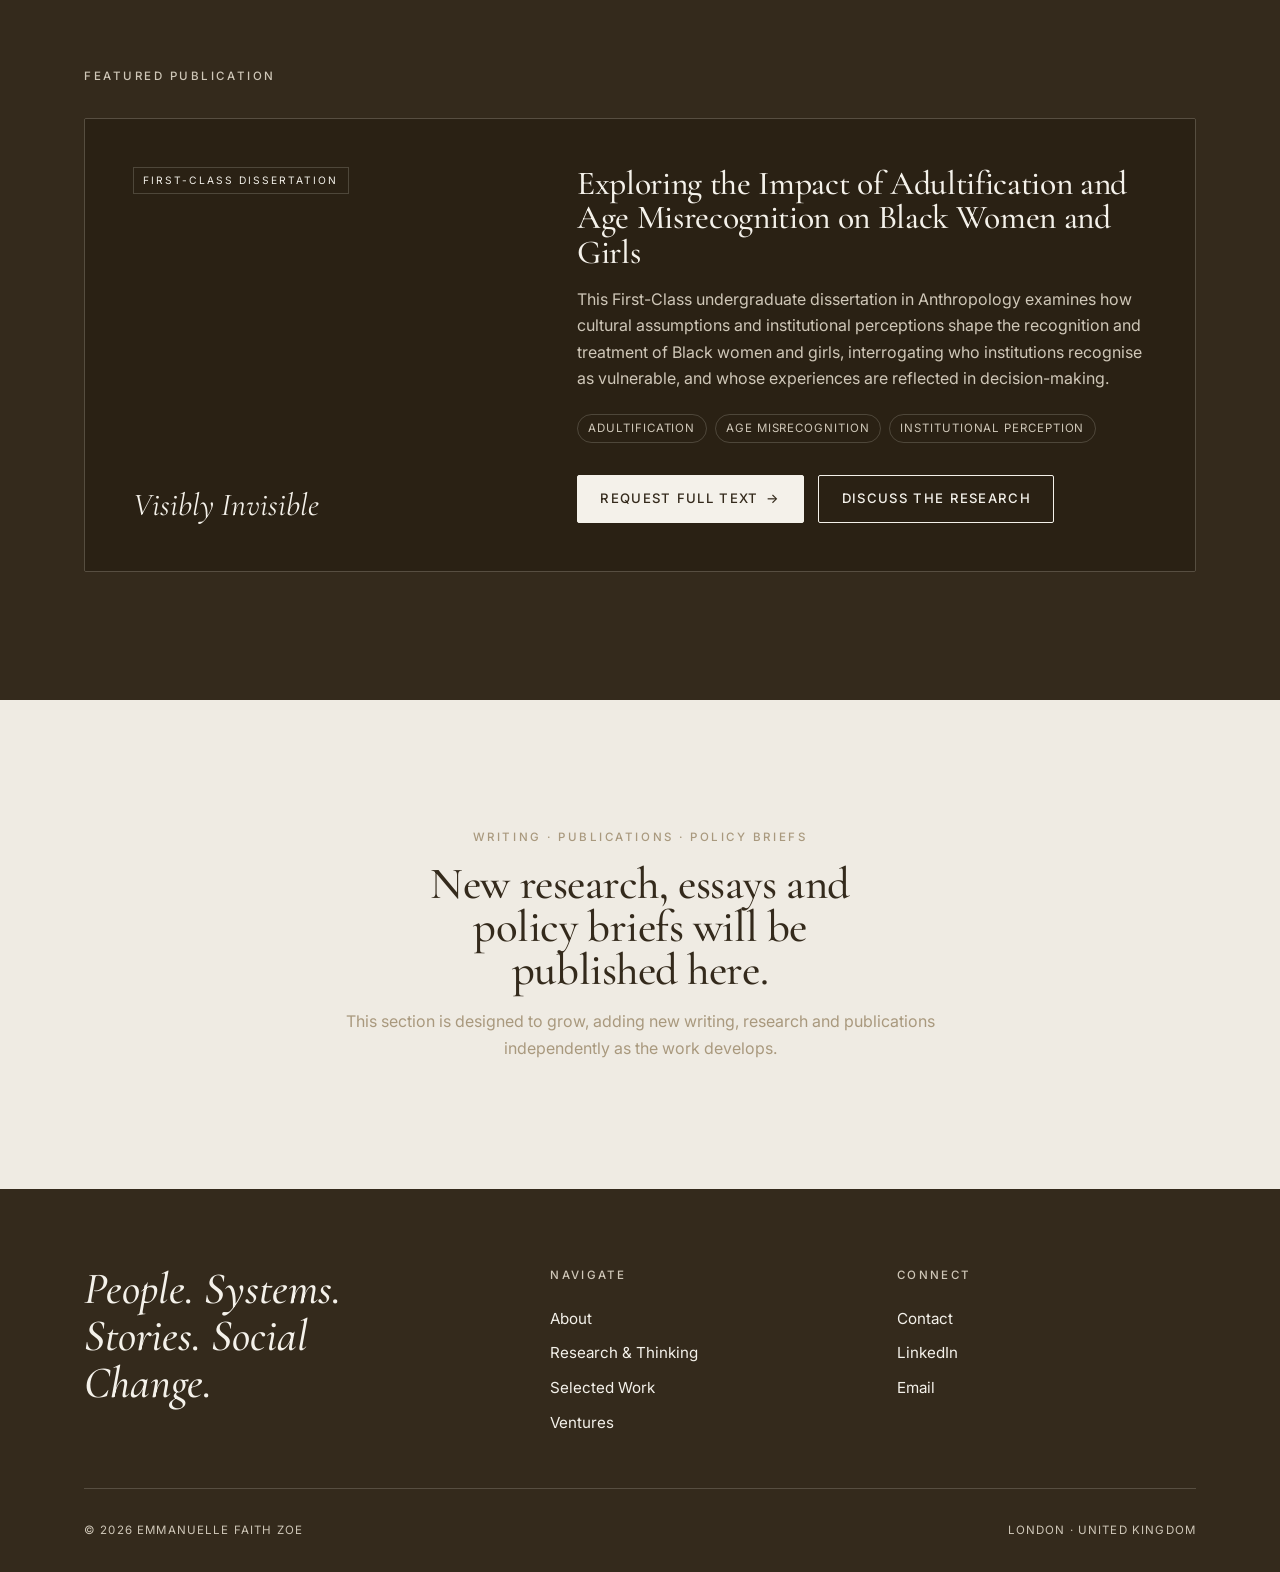
<file: research.html>
<!DOCTYPE html>
<html lang="en-GB">
<head>
  <meta charset="UTF-8">
  <meta name="viewport" content="width=device-width, initial-scale=1.0">
  <title>Research &amp; Thinking | Emmanuelle Faith Zoe</title>
  <meta name="description" content="Research interests at the intersection of culture, identity, institutional assumptions and structural inequality, exploring how people experience public systems.">
  <meta property="og:title" content="Research &amp; Thinking | Emmanuelle Faith Zoe">
  <meta property="og:description" content="The questions behind my work.">
  <meta property="og:image" content="assets/img/portrait.png">
  <link rel="preconnect" href="https://fonts.googleapis.com">
  <link rel="preconnect" href="https://fonts.gstatic.com" crossorigin>
  <link href="https://fonts.googleapis.com/css2?family=Cormorant+Garamond:ital,wght@0,400;0,500;0,600;1,400;1,500&family=Inter:wght@400;500;600&display=swap" rel="stylesheet">
  <link rel="stylesheet" href="assets/css/styles.css">
</head>
<body>
<a class="skip-link" href="#main">Skip to content</a>
<header class="site-header">
  <nav class="nav wrap" aria-label="Primary">
    <a class="brand" href="index.html">Emmanuelle Faith Zoe</a>
    <button class="nav-toggle" aria-label="Menu" aria-expanded="false"><span></span><span></span><span></span></button>
    <div class="nav-links">
      <a href="index.html">Home</a><a href="about.html">About</a>
      <a href="research.html" class="active">Research &amp; Thinking</a>
      <a href="work.html">Selected Work</a><a href="ventures.html">Ventures</a><a href="contact.html">Contact</a>
    </div>
  </nav>
</header>

<main id="main">
  <section class="page-head wrap">
    <p class="script reveal">Research &amp; Thinking</p>
    <h1 class="display reveal" style="font-size:clamp(2.6rem,8vw,6rem);">The questions<br>behind my work.</h1>
    <p class="lead reveal maxw-60 mt-2">I am interested in questions that sit between academic research, institutional practice and everyday life. My research interests explore how culture, identity, institutional assumptions and structural inequalities influence the way people experience public systems.</p>
  </section>

  <!-- RESEARCH THEMES -->
  <section class="section wrap">
    <p class="eyebrow reveal">Research Themes</p>
    <div class="grid cols-3 mt-2">
      <article class="theme-card reveal"><span class="num">01</span><h3>Race, Gender &amp; Institutional Recognition</h3><p class="muted">How do cultural assumptions influence the way institutions perceive and respond to Black women and girls?</p></article>
      <article class="theme-card reveal"><span class="num">02</span><h3>Adultification &amp; Safeguarding</h3><p class="muted">How do institutional perceptions of childhood, vulnerability and responsibility influence safeguarding outcomes?</p></article>
      <article class="theme-card reveal"><span class="num">03</span><h3>Social Policy &amp; Institutional Accountability</h3><p class="muted">How can public policy better reflect the realities of the communities it is designed to serve?</p></article>
      <article class="theme-card reveal"><span class="num">04</span><h3>Medical Anthropology &amp; Health Inequality</h3><p class="muted">How do culture, structural inequalities and institutional practices shape access to healthcare and experiences of wellbeing?</p></article>
      <article class="theme-card reveal"><span class="num">05</span><h3>Qualitative Research &amp; Lived Experience</h3><p class="muted">How can qualitative research complement quantitative data to create a more comprehensive understanding of social challenges?</p></article>
      <article class="theme-card reveal"><span class="num">06</span><h3>Technology, Data &amp; Social Inequality</h3><p class="muted">How can emerging technologies and data-driven systems account for cultural context, representation and the experiences of marginalised communities?</p></article>
    </div>
  </section>

  <!-- FEATURED PUBLICATION -->
  <section class="section on-dark">
    <div class="wrap">
      <p class="eyebrow reveal">Featured Publication</p>
      <div class="feature-card reveal mt-2" style="border-color:var(--line-dark);">
        <div class="fc-visual" style="background:var(--espresso-2);">
          <span class="tag">First-Class Dissertation</span>
          <p class="q">Visibly Invisible</p>
        </div>
        <div class="fc-body" style="background:var(--espresso-2); color:var(--cream);">
          <h3 style="color:var(--cream);">Exploring the Impact of Adultification and Age Misrecognition on Black Women and Girls</h3>
          <p style="color:var(--cream-dim); margin-top:1rem;">This First-Class undergraduate dissertation in Anthropology examines how cultural assumptions and institutional perceptions shape the recognition and treatment of Black women and girls, interrogating who institutions recognise as vulnerable, and whose experiences are reflected in decision-making.</p>
          <div class="chips" style="margin-top:1.4rem;">
            <span class="chip" style="color:var(--cream-dim); border-color:var(--line-dark);">Adultification</span>
            <span class="chip" style="color:var(--cream-dim); border-color:var(--line-dark);">Age Misrecognition</span>
            <span class="chip" style="color:var(--cream-dim); border-color:var(--line-dark);">Institutional Perception</span>
          </div>
          <div class="btn-row">
            <a href="contact.html" class="btn btn--solid">Request Full Text <span class="arrow">→</span></a>
            <a href="contact.html" class="btn btn--ghost" style="border-color:var(--cream); color:var(--cream);">Discuss the Research</a>
          </div>
        </div>
      </div>
    </div>
  </section>

  <!-- FUTURE / CMS SPACE -->
  <section class="section wrap center">
    <p class="eyebrow reveal">Writing · Publications · Policy Briefs</p>
    <h2 class="section-title reveal mt-1" style="text-transform:none; font-size:clamp(1.8rem,4vw,2.8rem); max-width:22ch; margin-inline:auto;">New research, essays and policy briefs will be published here.</h2>
    <p class="reveal muted maxw-60" style="margin:1rem auto 0;">This section is designed to grow, adding new writing, research and publications independently as the work develops.</p>
  </section>
</main>

<footer class="site-footer">
  <div class="wrap">
    <div class="footer-top">
      <div><p class="footer-cta script">People. Systems. Stories. Social Change.</p></div>
      <div class="footer-col"><h5>Navigate</h5><a href="about.html">About</a><a href="research.html">Research &amp; Thinking</a><a href="work.html">Selected Work</a><a href="ventures.html">Ventures</a></div>
      <div class="footer-col"><h5>Connect</h5><a href="contact.html">Contact</a><a href="https://www.linkedin.com/in/emmanuelle-faith-zoe-5420b3156/" target="_blank" rel="noopener">LinkedIn</a><a href="mailto:emmanuelle@herhealingheart.com">Email</a></div>
    </div>
    <div class="footer-bottom"><span>© <span data-year></span> Emmanuelle Faith Zoe</span><span>London · United Kingdom</span></div>
  </div>
</footer>
<script src="assets/js/main.js"></script>
</body>
</html>
</file>
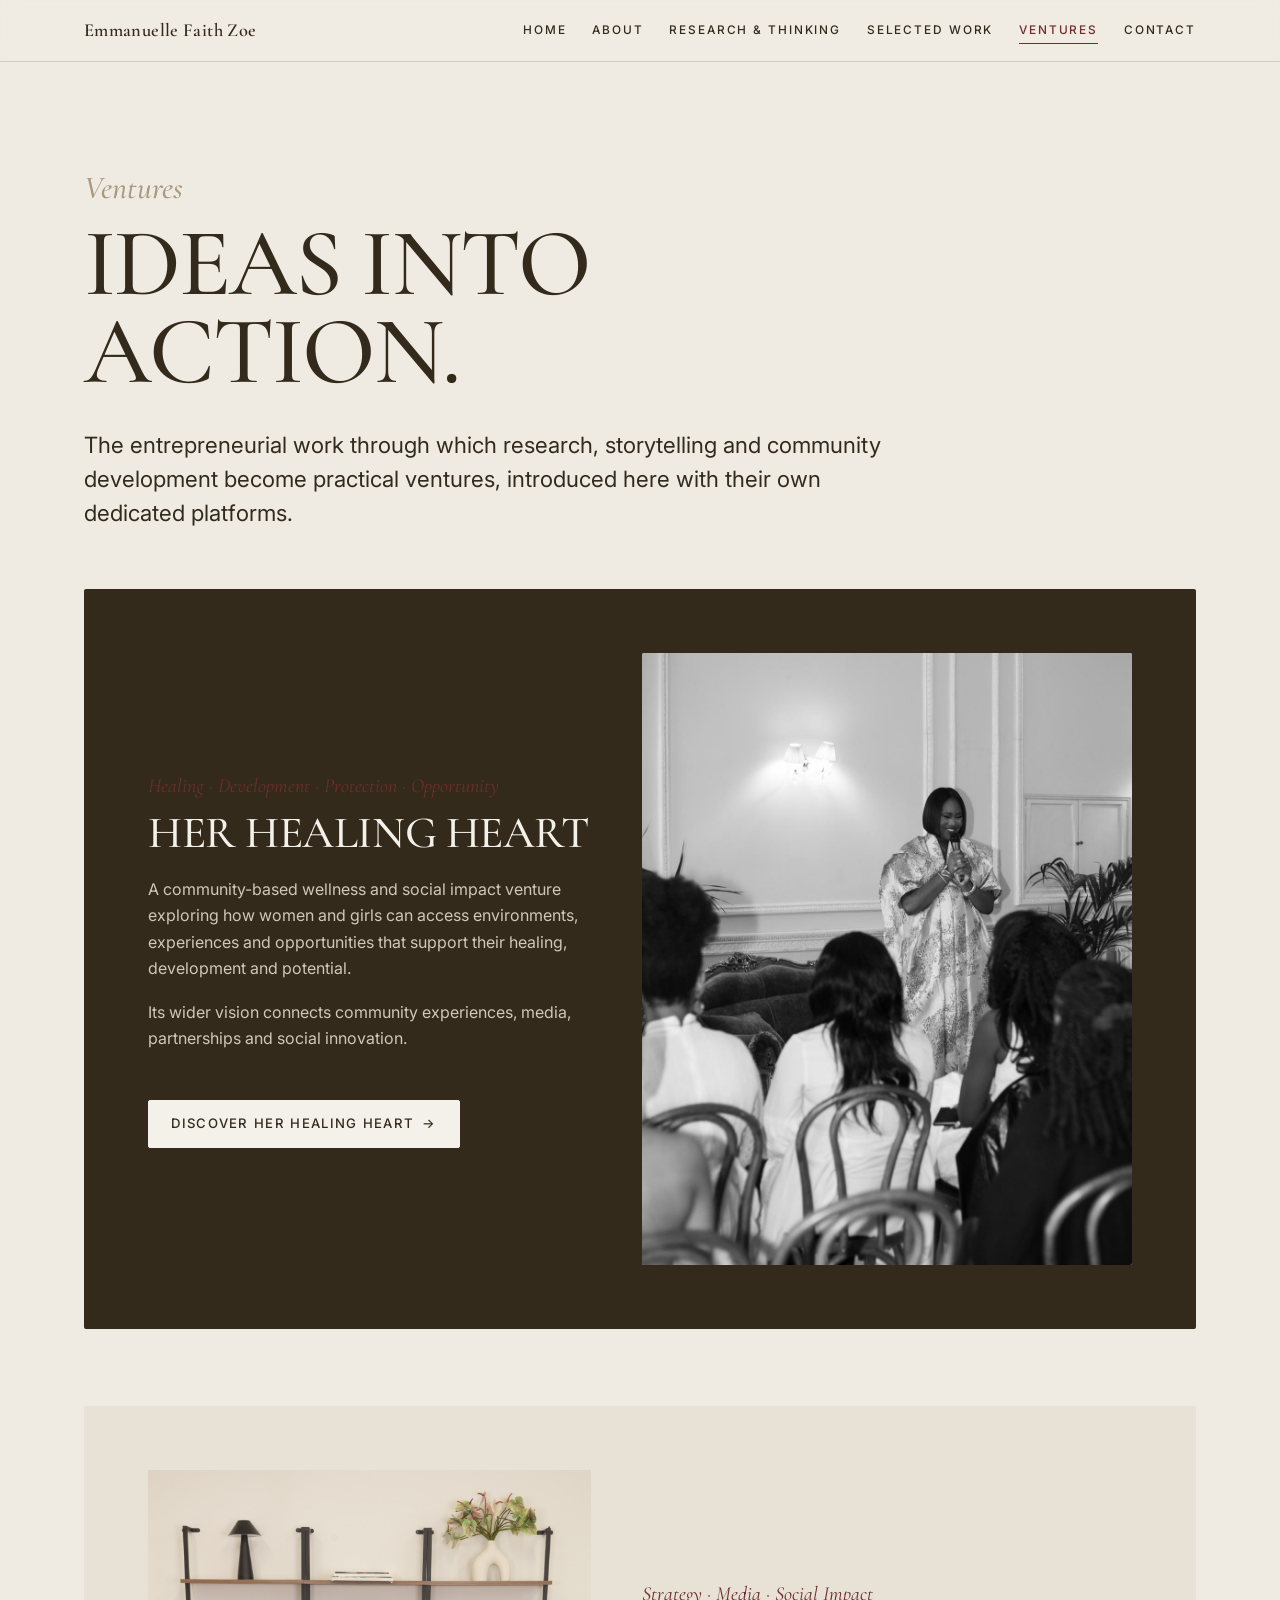
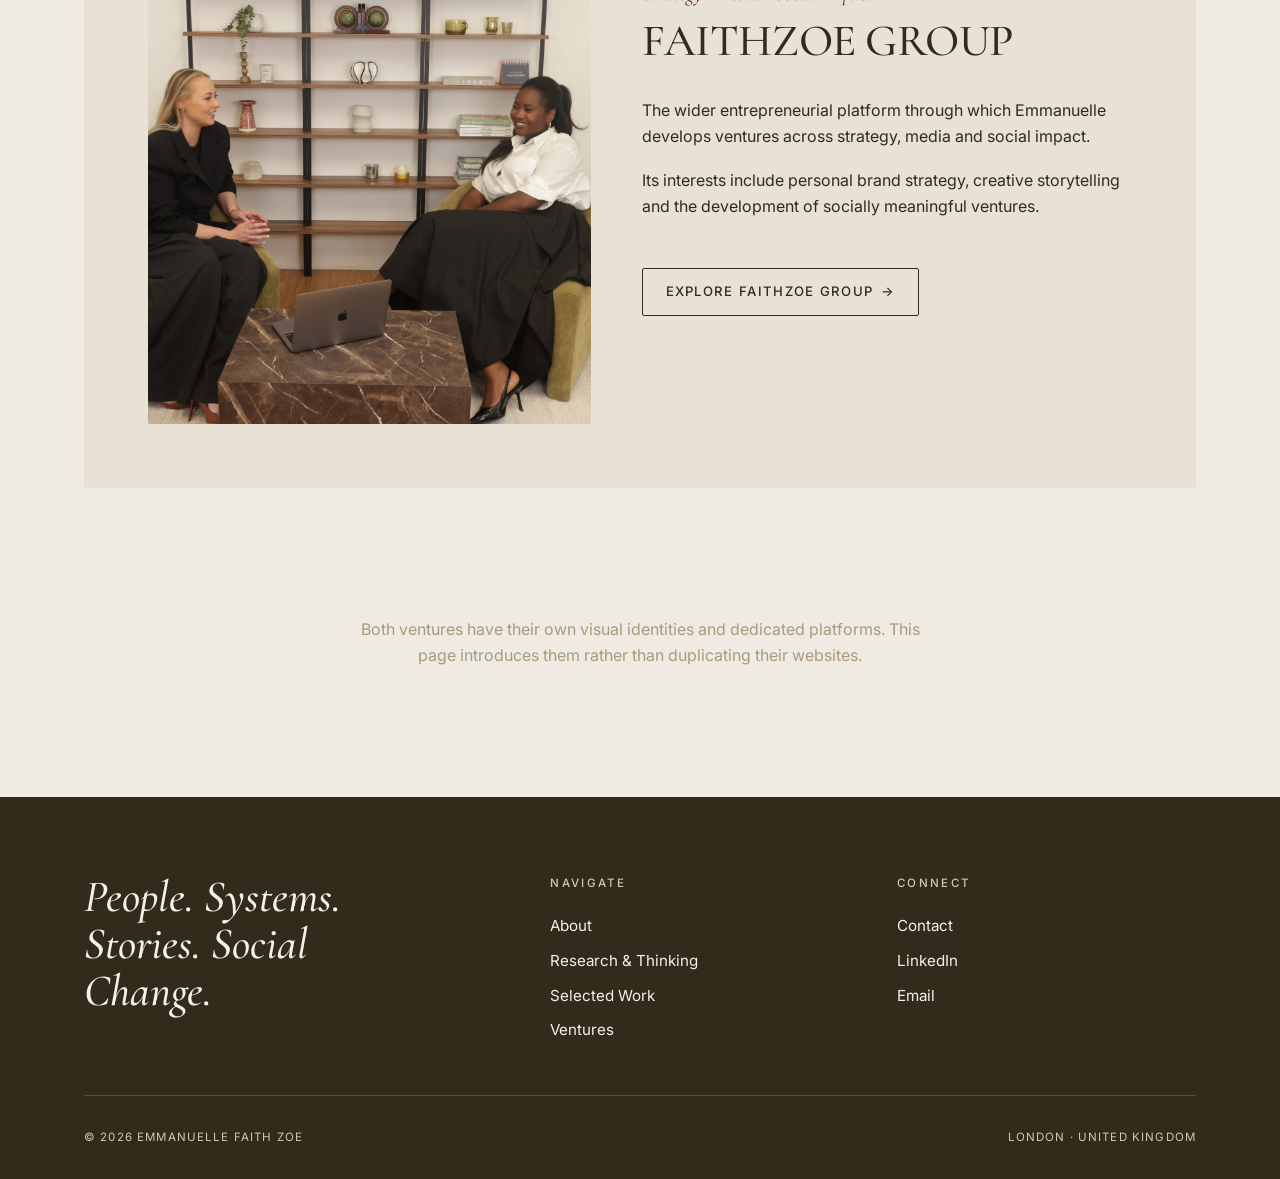
<file: ventures.html>
<!DOCTYPE html>
<html lang="en-GB">
<head>
  <meta charset="UTF-8">
  <meta name="viewport" content="width=device-width, initial-scale=1.0">
  <title>Ventures | Emmanuelle Faith Zoe</title>
  <meta name="description" content="Her Healing Heart and FAITHZOE Group, the entrepreneurial ventures through which Emmanuelle Faith Zoe develops social innovation, media and community development.">
  <meta property="og:title" content="Ventures | Emmanuelle Faith Zoe">
  <meta property="og:description" content="Ideas into action.">
  <meta property="og:image" content="assets/img/portrait.png">
  <link rel="preconnect" href="https://fonts.googleapis.com">
  <link rel="preconnect" href="https://fonts.gstatic.com" crossorigin>
  <link href="https://fonts.googleapis.com/css2?family=Cormorant+Garamond:ital,wght@0,400;0,500;0,600;1,400;1,500&family=Inter:wght@400;500;600&display=swap" rel="stylesheet">
  <link rel="stylesheet" href="assets/css/styles.css">
</head>
<body>
<a class="skip-link" href="#main">Skip to content</a>
<header class="site-header">
  <nav class="nav wrap" aria-label="Primary">
    <a class="brand" href="index.html">Emmanuelle Faith Zoe</a>
    <button class="nav-toggle" aria-label="Menu" aria-expanded="false"><span></span><span></span><span></span></button>
    <div class="nav-links">
      <a href="index.html">Home</a><a href="about.html">About</a><a href="research.html">Research &amp; Thinking</a><a href="work.html">Selected Work</a>
      <a href="ventures.html" class="active">Ventures</a>
      <a href="contact.html">Contact</a>
    </div>
  </nav>
</header>

<main id="main">
  <section class="page-head wrap">
    <p class="script reveal">Ventures</p>
    <h1 class="display reveal" style="font-size:clamp(2.6rem,8vw,6rem);">Ideas into<br>action.</h1>
    <p class="lead reveal maxw-60 mt-2">The entrepreneurial work through which research, storytelling and community development become practical ventures, introduced here with their own dedicated platforms.</p>
  </section>

  <!-- HER HEALING HEART -->
  <section class="wrap" style="padding-bottom:clamp(40px,6vw,80px);">
    <div class="venture on-dark reveal">
      <div class="grid split" style="align-items:center;">
        <div>
          <p class="v-kicker">Healing · Development · Protection · Opportunity</p>
          <h3>Her Healing Heart</h3>
          <p style="color:var(--cream-dim); margin-top:1.2rem;">A community-based wellness and social impact venture exploring how women and girls can access environments, experiences and opportunities that support their healing, development and potential.</p>
          <p style="color:var(--cream-dim);">Its wider vision connects community experiences, media, partnerships and social innovation.</p>
          <a href="#" class="btn btn--solid mt-3" rel="noopener">Discover Her Healing Heart <span class="arrow">→</span></a>
        </div>
        <div class="proj-visual" style="aspect-ratio:4/5;">
          <img src="assets/img/hhh-event.jpg" alt="A speaker addressing women at a Her Healing Heart community event" loading="lazy" style="object-position:center 22%;">
        </div>
      </div>
    </div>
  </section>

  <!-- FAITHZOE GROUP -->
  <section class="wrap" style="padding-bottom:var(--section-y);">
    <div class="venture on-stone reveal">
      <div class="grid split" style="align-items:center;">
        <div class="proj-visual" style="aspect-ratio:4/5;">
          <img src="assets/img/faithzoe-media.jpg" alt="Emmanuelle Faith Zoe in a filmed interview conversation" loading="lazy" style="object-position:center 35%;">
        </div>
        <div>
          <p class="v-kicker">Strategy · Media · Social Impact</p>
          <h3>FAITHZOE Group</h3>
          <p class="mt-2">The wider entrepreneurial platform through which Emmanuelle develops ventures across strategy, media and social impact.</p>
          <p>Its interests include personal brand strategy, creative storytelling and the development of socially meaningful ventures.</p>
          <a href="#" class="btn btn--ghost mt-3" rel="noopener">Explore FAITHZOE Group <span class="arrow">→</span></a>
        </div>
      </div>
    </div>
  </section>

  <section class="section wrap center" style="padding-top:0;">
    <p class="reveal muted maxw-60" style="margin:0 auto;">Both ventures have their own visual identities and dedicated platforms. This page introduces them rather than duplicating their websites.</p>
  </section>
</main>

<footer class="site-footer">
  <div class="wrap">
    <div class="footer-top">
      <div><p class="footer-cta script">People. Systems. Stories. Social Change.</p></div>
      <div class="footer-col"><h5>Navigate</h5><a href="about.html">About</a><a href="research.html">Research &amp; Thinking</a><a href="work.html">Selected Work</a><a href="ventures.html">Ventures</a></div>
      <div class="footer-col"><h5>Connect</h5><a href="contact.html">Contact</a><a href="https://www.linkedin.com/in/emmanuelle-faith-zoe-5420b3156/" target="_blank" rel="noopener">LinkedIn</a><a href="mailto:emmanuelle@herhealingheart.com">Email</a></div>
    </div>
    <div class="footer-bottom"><span>© <span data-year></span> Emmanuelle Faith Zoe</span><span>London · United Kingdom</span></div>
  </div>
</footer>
<script src="assets/js/main.js"></script>
</body>
</html>
</file>
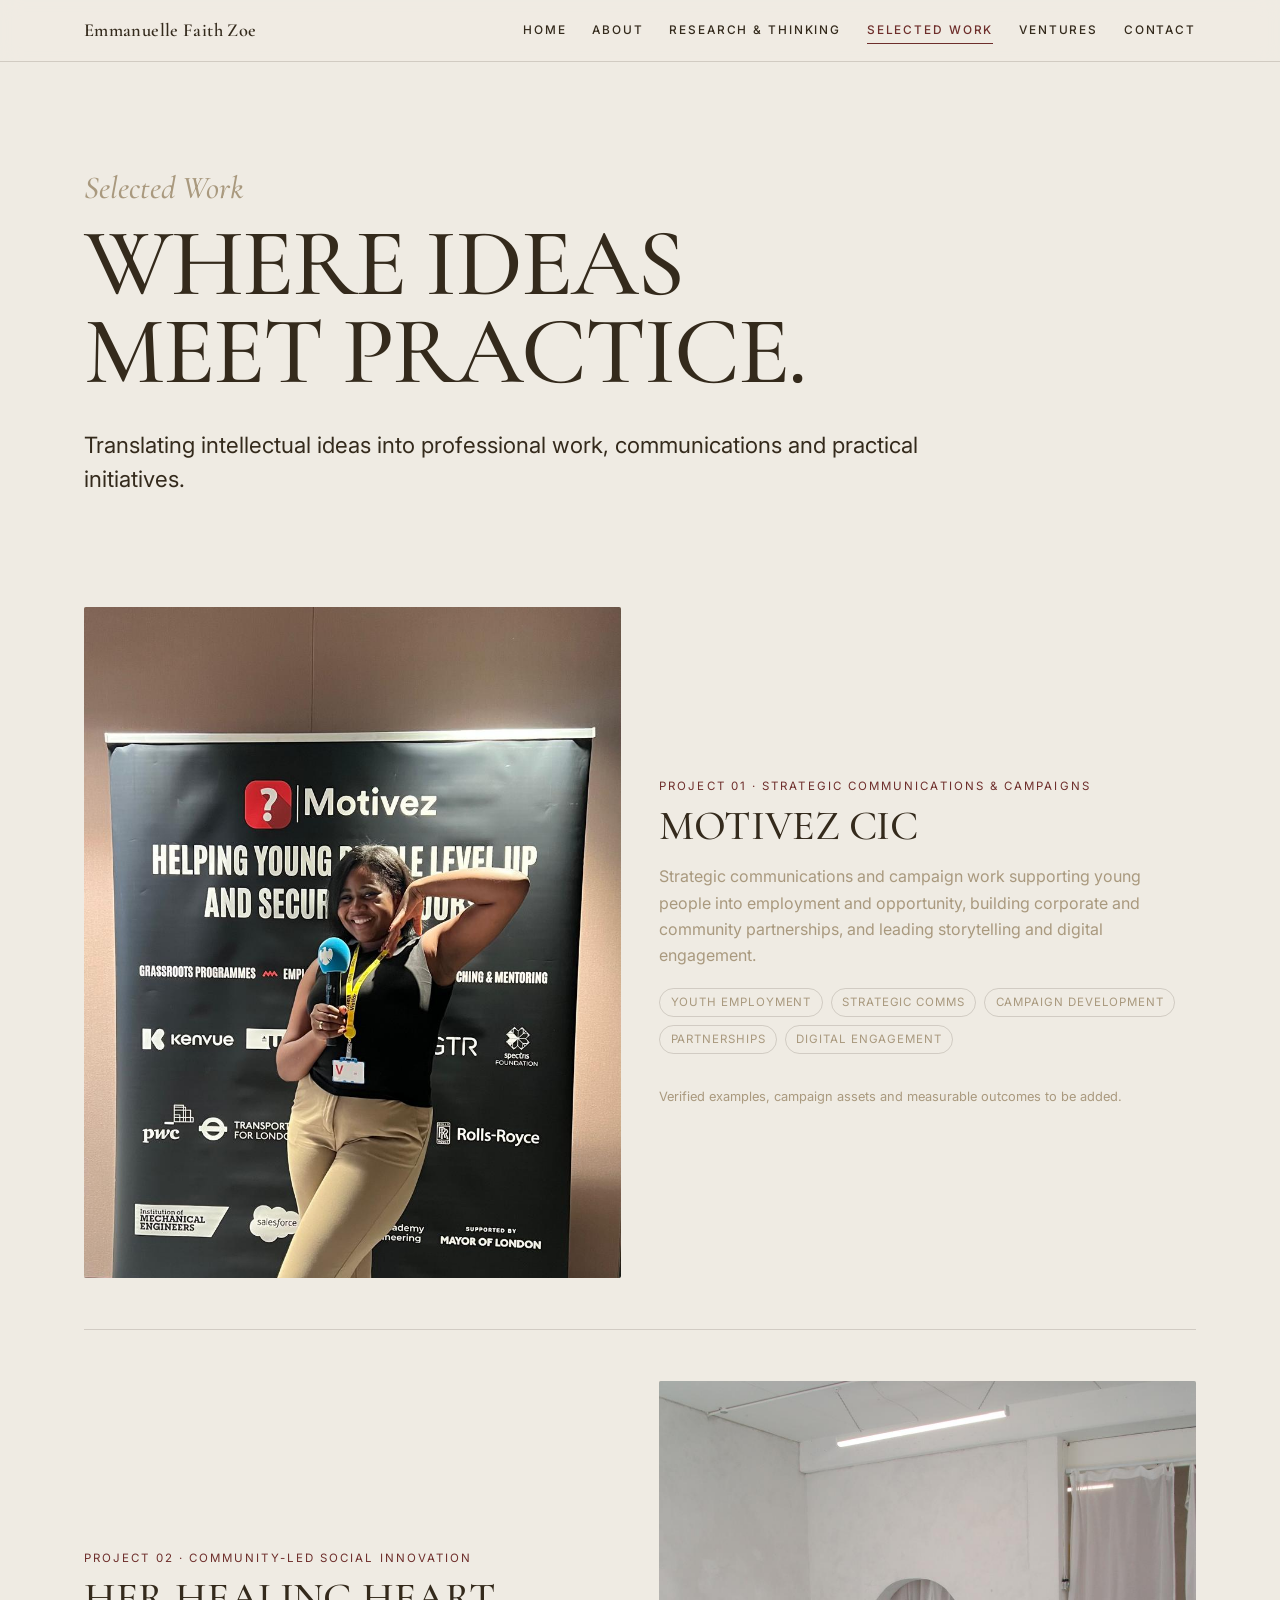
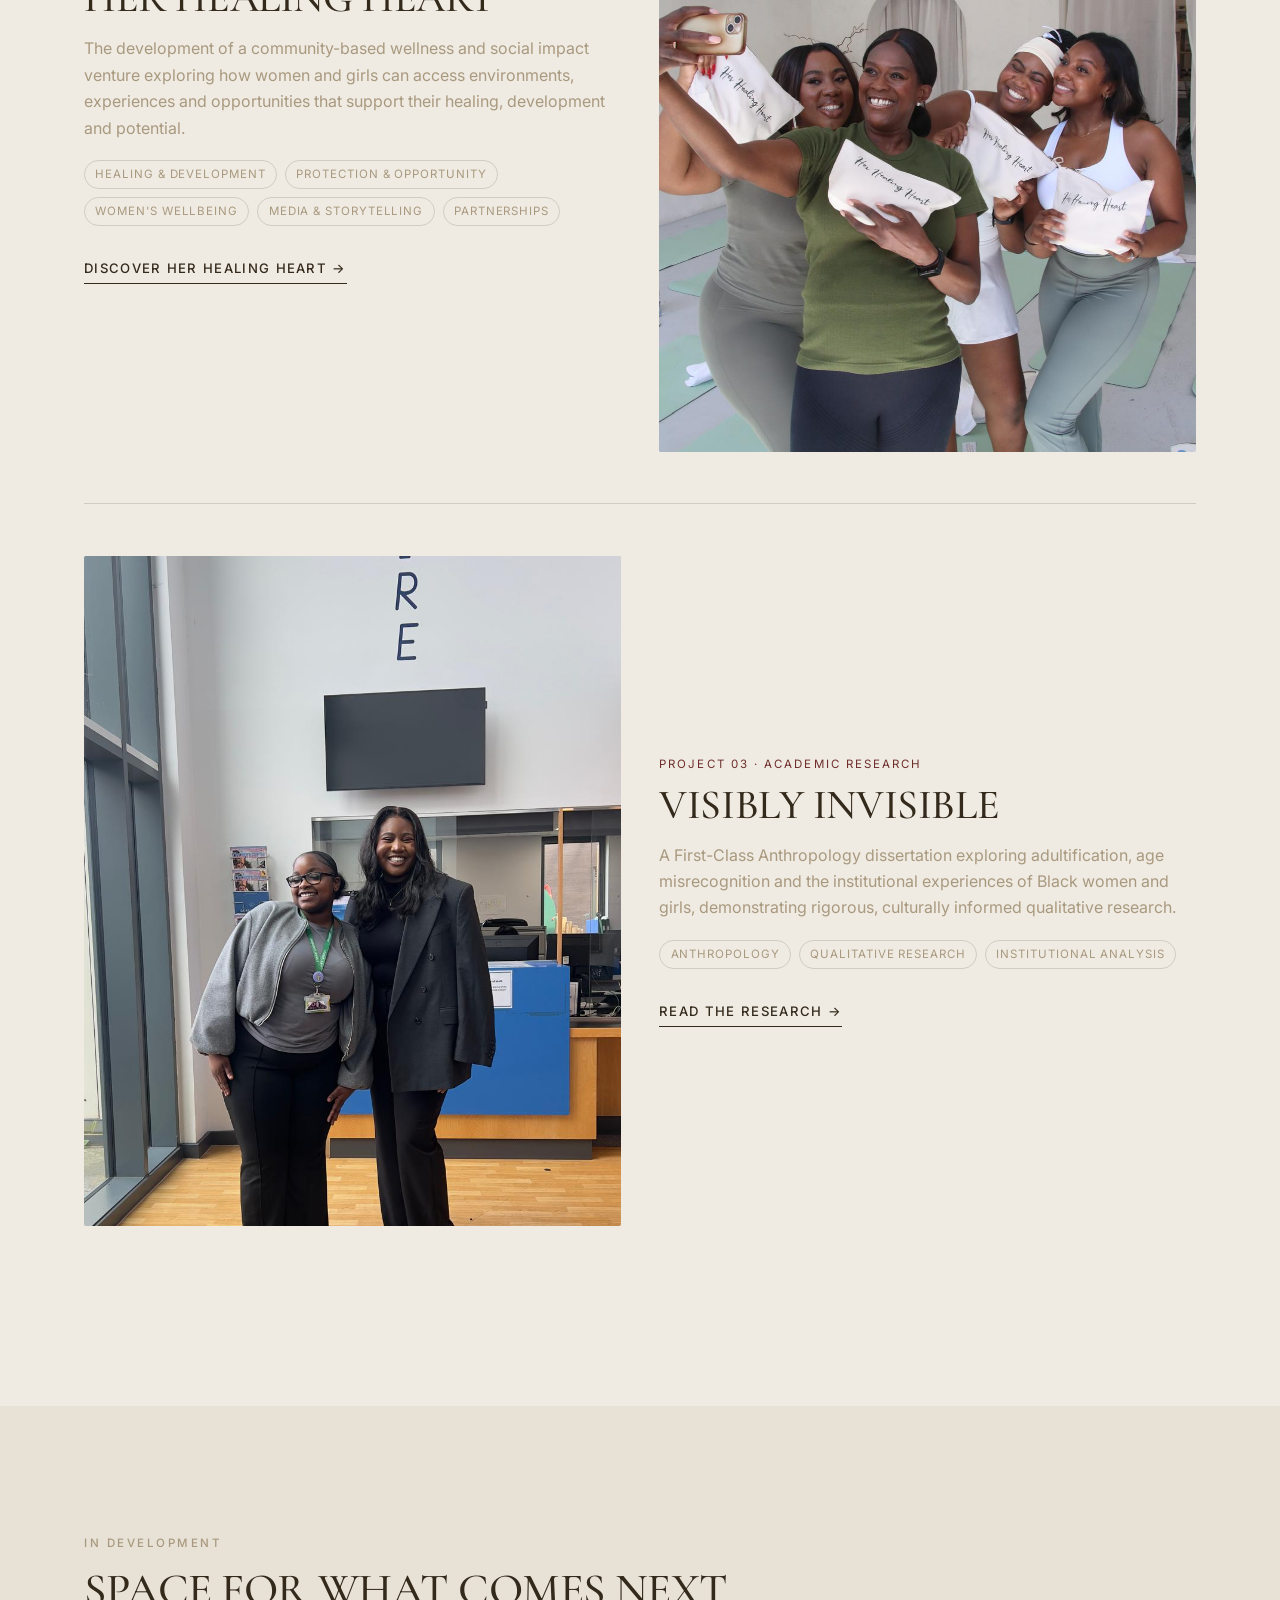
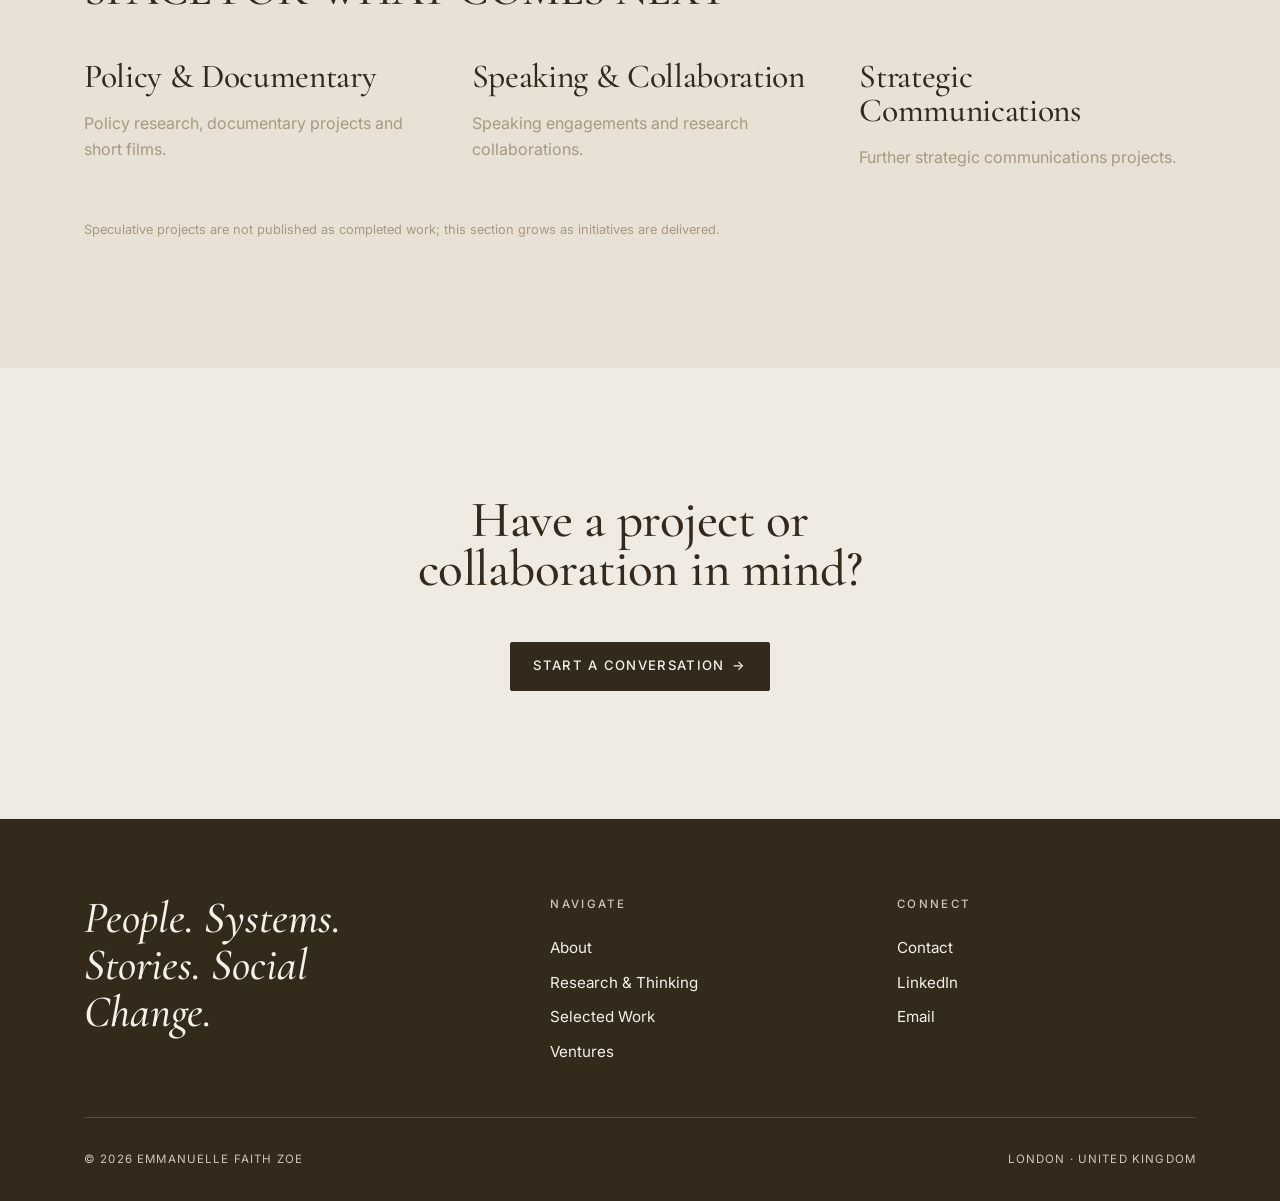
<file: work.html>
<!DOCTYPE html>
<html lang="en-GB">
<head>
  <meta charset="UTF-8">
  <meta name="viewport" content="width=device-width, initial-scale=1.0">
  <title>Selected Work | Emmanuelle Faith Zoe</title>
  <meta name="description" content="Where ideas meet practice: strategic communications, community-led social innovation and academic research by Emmanuelle Faith Zoe.">
  <meta property="og:title" content="Selected Work | Emmanuelle Faith Zoe">
  <meta property="og:description" content="Where ideas meet practice.">
  <meta property="og:image" content="assets/img/portrait.png">
  <link rel="preconnect" href="https://fonts.googleapis.com">
  <link rel="preconnect" href="https://fonts.gstatic.com" crossorigin>
  <link href="https://fonts.googleapis.com/css2?family=Cormorant+Garamond:ital,wght@0,400;0,500;0,600;1,400;1,500&family=Inter:wght@400;500;600&display=swap" rel="stylesheet">
  <link rel="stylesheet" href="assets/css/styles.css">
</head>
<body>
<a class="skip-link" href="#main">Skip to content</a>
<header class="site-header">
  <nav class="nav wrap" aria-label="Primary">
    <a class="brand" href="index.html">Emmanuelle Faith Zoe</a>
    <button class="nav-toggle" aria-label="Menu" aria-expanded="false"><span></span><span></span><span></span></button>
    <div class="nav-links">
      <a href="index.html">Home</a><a href="about.html">About</a><a href="research.html">Research &amp; Thinking</a>
      <a href="work.html" class="active">Selected Work</a>
      <a href="ventures.html">Ventures</a><a href="contact.html">Contact</a>
    </div>
  </nav>
</header>

<main id="main">
  <section class="page-head wrap">
    <p class="script reveal">Selected Work</p>
    <h1 class="display reveal" style="font-size:clamp(2.6rem,8vw,6rem);">Where ideas<br>meet practice.</h1>
    <p class="lead reveal maxw-60 mt-2">Translating intellectual ideas into professional work, communications and practical initiatives.</p>
  </section>

  <section class="wrap" style="padding-bottom:var(--section-y);">
    <!-- PROJECT 1 -->
    <article class="project reveal" style="border-top:none;">
      <div class="proj-visual" style="aspect-ratio:4/5;"><img src="assets/img/motivez.jpg" alt="Emmanuelle Faith Zoe holding a microphone in front of a Motivez CIC banner" loading="lazy" style="object-position:center 18%;"></div>
      <div>
        <p class="proj-meta">Project 01 · Strategic Communications &amp; Campaigns</p>
        <h2 class="section-title" style="font-size:clamp(1.8rem,4vw,2.6rem);">Motivez CIC</h2>
        <p class="mt-1 muted">Strategic communications and campaign work supporting young people into employment and opportunity, building corporate and community partnerships, and leading storytelling and digital engagement.</p>
        <div class="chips">
          <span class="chip">Youth Employment</span><span class="chip">Strategic Comms</span>
          <span class="chip">Campaign Development</span><span class="chip">Partnerships</span><span class="chip">Digital Engagement</span>
        </div>
        <p class="form-note mt-2">Verified examples, campaign assets and measurable outcomes to be added.</p>
      </div>
    </article>

    <!-- PROJECT 2 -->
    <article class="project reveal">
      <div class="proj-visual" style="aspect-ratio:4/5;"><img src="assets/img/her-healing-heart.jpg" alt="Women at a Her Healing Heart wellness event holding branded pouches" loading="lazy" style="object-position:center 28%;"></div>
      <div>
        <p class="proj-meta">Project 02 · Community-Led Social Innovation</p>
        <h2 class="section-title" style="font-size:clamp(1.8rem,4vw,2.6rem);">Her Healing Heart</h2>
        <p class="mt-1 muted">The development of a community-based wellness and social impact venture exploring how women and girls can access environments, experiences and opportunities that support their healing, development and potential.</p>
        <div class="chips">
          <span class="chip">Healing &amp; Development</span><span class="chip">Protection &amp; Opportunity</span>
          <span class="chip">Women's Wellbeing</span><span class="chip">Media &amp; Storytelling</span><span class="chip">Partnerships</span>
        </div>
        <a href="ventures.html" class="textlink mt-2">Discover Her Healing Heart →</a>
      </div>
    </article>

    <!-- PROJECT 3 -->
    <article class="project reveal">
      <div class="proj-visual" style="aspect-ratio:4/5;"><img src="assets/img/visibly-invisible.jpg" alt="Emmanuelle Faith Zoe with a young student, reflecting her research on the experiences of Black women and girls" loading="lazy" style="object-position:center 16%;"></div>
      <div>
        <p class="proj-meta">Project 03 · Academic Research</p>
        <h2 class="section-title" style="font-size:clamp(1.8rem,4vw,2.6rem);">Visibly Invisible</h2>
        <p class="mt-1 muted">A First-Class Anthropology dissertation exploring adultification, age misrecognition and the institutional experiences of Black women and girls, demonstrating rigorous, culturally informed qualitative research.</p>
        <div class="chips">
          <span class="chip">Anthropology</span><span class="chip">Qualitative Research</span><span class="chip">Institutional Analysis</span>
        </div>
        <a href="research.html" class="textlink mt-2">Read the research →</a>
      </div>
    </article>
  </section>

  <!-- FUTURE PROJECTS -->
  <section class="section on-stone">
    <div class="wrap">
      <p class="eyebrow reveal">In Development</p>
      <h2 class="section-title reveal mt-1" style="font-size:clamp(1.8rem,4vw,2.8rem);">Space for what comes next</h2>
      <div class="grid cols-3 mt-3">
        <div class="reveal"><h3>Policy &amp; Documentary</h3><p class="muted mt-1">Policy research, documentary projects and short films.</p></div>
        <div class="reveal"><h3>Speaking &amp; Collaboration</h3><p class="muted mt-1">Speaking engagements and research collaborations.</p></div>
        <div class="reveal"><h3>Strategic Communications</h3><p class="muted mt-1">Further strategic communications projects.</p></div>
      </div>
      <p class="form-note mt-3">Speculative projects are not published as completed work; this section grows as initiatives are delivered.</p>
    </div>
  </section>

  <section class="section wrap center">
    <h2 class="section-title reveal" style="max-width:20ch; margin:0 auto; text-transform:none; font-size:clamp(2rem,4.5vw,3.2rem);">Have a project or collaboration in mind?</h2>
    <a href="contact.html" class="btn btn--solid reveal mt-3">Start a Conversation <span class="arrow">→</span></a>
  </section>
</main>

<footer class="site-footer">
  <div class="wrap">
    <div class="footer-top">
      <div><p class="footer-cta script">People. Systems. Stories. Social Change.</p></div>
      <div class="footer-col"><h5>Navigate</h5><a href="about.html">About</a><a href="research.html">Research &amp; Thinking</a><a href="work.html">Selected Work</a><a href="ventures.html">Ventures</a></div>
      <div class="footer-col"><h5>Connect</h5><a href="contact.html">Contact</a><a href="https://www.linkedin.com/in/emmanuelle-faith-zoe-5420b3156/" target="_blank" rel="noopener">LinkedIn</a><a href="mailto:emmanuelle@herhealingheart.com">Email</a></div>
    </div>
    <div class="footer-bottom"><span>© <span data-year></span> Emmanuelle Faith Zoe</span><span>London · United Kingdom</span></div>
  </div>
</footer>
<script src="assets/js/main.js"></script>
</body>
</html>
</file>
<file: assets/css/styles.css>
/* ============================================================
   EMMANUELLE FAITH ZOE · Editorial Portfolio
   Design system: warm ivory / espresso brown / taupe
   Type: Cormorant Garamond (display serif) + Inter (sans)
   ============================================================ */

/* ---------- Tokens ---------- */
:root {
  /* Palette */
  --ivory:      #EFEBE3;  /* primary background */
  --ivory-soft: #E7E1D6;  /* secondary surface */
  --stone:      #C9BCA6;  /* taupe accents, borders */
  --stone-deep: #A9997E;
  --espresso:   #342A1C;  /* dark background / primary type on light */
  --espresso-2: #2A2114;  /* deeper panel */
  --cream:      #F4F1EA;  /* type on dark */
  --cream-dim:  #CFC7B8;  /* muted type on dark */
  --burgundy:   #6E2E2B;  /* restrained accent */
  --olive:      #5E5E3E;  /* optional alt accent */
  --line:       rgba(52, 42, 28, 0.16);
  --line-dark:  rgba(244, 241, 234, 0.18);

  /* Type */
  --serif: "Cormorant Garamond", Georgia, "Times New Roman", serif;
  --sans:  "Inter", -apple-system, BlinkMacSystemFont, "Segoe UI", sans-serif;

  /* Rhythm */
  --maxw: 1240px;
  --gutter: clamp(20px, 5vw, 72px);
  --section-y: clamp(64px, 10vw, 140px);
  --radius: 2px;

  --ease: cubic-bezier(0.22, 1, 0.36, 1);
}

/* ---------- Reset ---------- */
*, *::before, *::after { box-sizing: border-box; }
* { margin: 0; }
html { -webkit-text-size-adjust: 100%; scroll-behavior: smooth; overflow-x: clip; }
@media (prefers-reduced-motion: reduce) {
  html { scroll-behavior: auto; }
  *, *::before, *::after { animation-duration: .001ms !important; transition-duration: .001ms !important; }
}
body {
  font-family: var(--sans);
  background: var(--ivory);
  color: var(--espresso);
  overflow-x: clip;
  line-height: 1.65;
  font-size: clamp(16px, 1.05vw, 17px);
  -webkit-font-smoothing: antialiased;
  text-rendering: optimizeLegibility;
}
img { display: block; max-width: 100%; height: auto; }
a { color: inherit; text-decoration: none; }
button { font: inherit; cursor: pointer; }
ul { list-style: none; padding: 0; }

/* ---------- Typography ---------- */
h1, h2, h3, h4 { font-family: var(--serif); font-weight: 500; line-height: 1.02; letter-spacing: -0.01em; }
.display {
  font-size: clamp(3.2rem, 11vw, 9rem);
  line-height: 0.92;
  letter-spacing: -0.02em;
  text-transform: uppercase;
}
h2.section-title {
  font-size: clamp(2.2rem, 6vw, 4.4rem);
  text-transform: uppercase;
  line-height: 0.96;
}
h3 { font-size: clamp(1.5rem, 3vw, 2.1rem); }
.script { font-family: var(--serif); font-style: italic; font-weight: 500; text-transform: none; letter-spacing: 0; }

.eyebrow {
  font-family: var(--sans);
  font-size: 0.72rem;
  letter-spacing: 0.22em;
  text-transform: uppercase;
  font-weight: 500;
  color: var(--stone-deep);
}
.lead { font-size: clamp(1.15rem, 2vw, 1.4rem); line-height: 1.5; font-weight: 400; }
.serif-body { font-family: var(--serif); font-style: italic; font-size: 1.15rem; line-height: 1.5; }
p + p { margin-top: 1.1em; }
.muted { color: var(--stone-deep); }

/* ---------- Layout helpers ---------- */
.wrap { max-width: var(--maxw); margin-inline: auto; padding-inline: var(--gutter); }
.section { padding-block: var(--section-y); }
.divider { height: 1px; background: var(--line); border: 0; }
.stack-sm > * + * { margin-top: 0.6rem; }
.grid { display: grid; gap: clamp(24px, 4vw, 56px); }
@media (min-width: 820px) {
  .cols-2 { grid-template-columns: 1fr 1fr; }
  .cols-3 { grid-template-columns: repeat(3, 1fr); }
  .split  { grid-template-columns: 0.95fr 1.05fr; align-items: center; }
  .split-wide { grid-template-columns: 1fr 1.2fr; }
}

/* ---------- Buttons ---------- */
.btn {
  display: inline-flex; align-items: center; gap: 0.6em;
  padding: 0.95em 1.7em;
  font-family: var(--sans); font-size: 0.82rem; font-weight: 500;
  letter-spacing: 0.1em; text-transform: uppercase;
  border: 1px solid var(--espresso);
  border-radius: var(--radius);
  transition: background .4s var(--ease), color .4s var(--ease), border-color .4s var(--ease), transform .3s var(--ease);
}
.btn:hover { transform: translateY(-2px); }
.btn--solid { background: var(--espresso); color: var(--cream); }
.btn--solid:hover { background: var(--burgundy); border-color: var(--burgundy); }
.btn--ghost { background: transparent; color: var(--espresso); }
.btn--ghost:hover { background: var(--espresso); color: var(--cream); }
.btn .arrow { transition: transform .3s var(--ease); }
.btn:hover .arrow { transform: translateX(4px); }
/* On dark surfaces */
.on-dark .btn--ghost { border-color: var(--cream); color: var(--cream); }
.on-dark .btn--ghost:hover { background: var(--cream); color: var(--espresso); }
.on-dark .btn--solid { background: var(--cream); color: var(--espresso); border-color: var(--cream); }
.on-dark .btn--solid:hover { background: var(--burgundy); color: var(--cream); border-color: var(--burgundy); }

.textlink {
  display: inline-flex; align-items: center; gap: 0.5em;
  font-size: 0.82rem; letter-spacing: 0.1em; text-transform: uppercase; font-weight: 500;
  padding-bottom: 3px; border-bottom: 1px solid currentColor;
  transition: gap .3s var(--ease), color .3s var(--ease);
}
.textlink:hover { gap: 0.9em; color: var(--burgundy); }

/* ---------- Surfaces ---------- */
.on-dark { background: var(--espresso); color: var(--cream); }
.on-dark h1, .on-dark h2, .on-dark h3, .on-dark h4 { color: var(--cream); }
.on-dark .eyebrow, .on-dark .muted { color: var(--cream-dim); }
.on-dark .divider { background: var(--line-dark); }
.on-stone { background: var(--ivory-soft); }

/* ============================================================
   HEADER / NAV
   ============================================================ */
.site-header {
  position: sticky; top: 0; z-index: 50;
  background: color-mix(in srgb, var(--ivory) 88%, transparent);
  -webkit-backdrop-filter: saturate(140%) blur(10px);
  backdrop-filter: saturate(140%) blur(10px);
  border-bottom: 1px solid var(--line);
}
/* A backdrop-filter ancestor traps position:fixed children inside its own box,
   which would confine the full-screen mobile menu to the header strip.
   Drop the filter (and the light strip) while the menu is open so the
   overlay can fill the whole viewport. */
body.nav-open .site-header {
  -webkit-backdrop-filter: none;
  backdrop-filter: none;
  background: transparent;
  border-bottom-color: transparent;
}
.nav {
  display: flex; align-items: center; justify-content: space-between;
  padding-block: 1.05rem;
}
.brand {
  font-family: var(--serif); font-weight: 600; font-size: 1.15rem;
  letter-spacing: 0.02em; line-height: 1;
}
.brand span { display: block; font-family: var(--sans); font-size: 0.6rem; letter-spacing: 0.26em; text-transform: uppercase; color: var(--stone-deep); margin-top: 4px; }
.nav-links { display: flex; gap: clamp(1rem, 2vw, 2.1rem); align-items: center; }
.nav-links a {
  font-size: 0.74rem; letter-spacing: 0.16em; text-transform: uppercase; font-weight: 500;
  position: relative; padding-block: 4px; color: var(--espresso);
}
.nav-links a::after {
  content: ""; position: absolute; left: 0; bottom: 0; height: 1px; width: 0;
  background: var(--burgundy); transition: width .35s var(--ease);
}
.nav-links a:hover::after, .nav-links a.active::after { width: 100%; }
.nav-links a.active { color: var(--burgundy); }

.nav-toggle { display: none; background: none; border: 0; width: 38px; height: 38px; position: relative; }
.nav-toggle span { position: absolute; left: 7px; right: 7px; height: 1.5px; background: var(--espresso); transition: transform .35s var(--ease), opacity .3s; }
.nav-toggle span:nth-child(1) { top: 13px; }
.nav-toggle span:nth-child(2) { top: 19px; }
.nav-toggle span:nth-child(3) { top: 25px; }
body.nav-open .nav-toggle span:nth-child(1) { transform: translateY(6px) rotate(45deg); }
body.nav-open .nav-toggle span:nth-child(2) { opacity: 0; }
body.nav-open .nav-toggle span:nth-child(3) { transform: translateY(-6px) rotate(-45deg); }

@media (max-width: 980px) {
  .nav-toggle { display: block; z-index: 60; }
  .nav-links {
    position: fixed; inset: 0; z-index: 55;
    background: var(--espresso); color: var(--cream);
    flex-direction: column; justify-content: center; align-items: center;
    gap: clamp(1.6rem, 4vh, 2.4rem);
    opacity: 0;
    visibility: hidden;
    transition: opacity .45s ease, visibility 0s linear .45s;
  }
  .nav-links a {
    color: var(--cream);
    font-family: var(--serif);
    font-size: clamp(1.7rem, 8vw, 2.5rem);
    letter-spacing: 0.01em;
    text-transform: none;
    opacity: 0;
    transform: translateY(20px);
    transition: opacity .55s var(--ease), transform .55s var(--ease), color .3s;
  }
  .nav-links a::after { background: var(--stone); height: 1.5px; }
  .nav-links a.active { color: var(--stone); }

  body.nav-open .nav-links {
    opacity: 1;
    visibility: visible;
    transition: opacity .45s ease, visibility 0s;
  }
  body.nav-open .nav-links a { opacity: 1; transform: none; }
  body.nav-open .nav-links a:nth-child(1) { transition-delay: .16s; }
  body.nav-open .nav-links a:nth-child(2) { transition-delay: .22s; }
  body.nav-open .nav-links a:nth-child(3) { transition-delay: .28s; }
  body.nav-open .nav-links a:nth-child(4) { transition-delay: .34s; }
  body.nav-open .nav-links a:nth-child(5) { transition-delay: .40s; }
  body.nav-open .nav-links a:nth-child(6) { transition-delay: .46s; }
  body.nav-open { overflow: hidden; }
}

/* ============================================================
   HERO
   ============================================================ */
.hero { padding-top: clamp(40px, 7vw, 90px); padding-bottom: var(--section-y); }
.hero-grid { display: grid; gap: clamp(32px, 5vw, 64px); align-items: center; }
@media (min-width: 900px) { .hero-grid { grid-template-columns: 1.1fr 0.9fr; } }
.hero .display { margin-top: 0.3em; }
.hero-sub { margin-top: 1.4rem; max-width: 34ch; }
.hero-meta { display: flex; justify-content: space-between; gap: 1rem; font-size: 0.72rem; letter-spacing: 0.2em; text-transform: uppercase; color: var(--stone-deep); border-top: 1px solid var(--line); padding-top: 1rem; }
.hero-figure { position: relative; }
.hero-figure img { width: 100%; aspect-ratio: 4/5; object-fit: cover; border-radius: var(--radius); filter: saturate(0.96); }
.hero-figure .caption { position: absolute; bottom: 0; left: 0; background: var(--espresso); color: var(--cream); font-size: 0.64rem; letter-spacing: 0.2em; text-transform: uppercase; padding: 0.7rem 1.1rem; }
.btn-row { display: flex; flex-wrap: wrap; gap: 0.9rem; margin-top: 2rem; }

/* Primary brand line ticker */
.brandline { border-block: 1px solid var(--line); overflow: hidden; }
.brandline .inner { display: flex; gap: 2.5rem; padding-block: 0.9rem; white-space: nowrap; font-family: var(--serif); font-size: clamp(1.1rem, 2vw, 1.5rem); font-style: italic; color: var(--stone-deep); }
.brandline .inner span { display: inline-flex; gap: 2.5rem; }
.brandline .dot { color: var(--burgundy); }

/* ============================================================
   AREAS OF WORK (numbered cards)
   ============================================================ */
.areas { display: grid; gap: 0; }
.area {
  display: grid;
  grid-template-columns: auto 1fr;
  grid-template-areas:
    "num title"
    "body body";
  column-gap: 1.2rem;
  row-gap: 0.85rem;
  align-items: baseline;
  padding-block: clamp(1.7rem, 3.5vw, 2.6rem);
  border-top: 1px solid var(--line);
  transition: background .4s var(--ease);
}
.area:last-child { border-bottom: 1px solid var(--line); }
.area:hover { background: var(--ivory-soft); }
.area .num {
  grid-area: num;
  font-family: var(--serif); font-size: 1.35rem; line-height: 1; color: var(--burgundy);
}
.area > div:not(.area-body) { grid-area: title; }
.area .area-body { grid-area: body; max-width: 52ch; }
.area h3 { margin-bottom: 0; font-size: clamp(1.3rem, 5vw, 1.55rem); line-height: 1.08; }
@media (min-width: 820px) {
  .area {
    grid-template-columns: 80px 1.05fr 1fr;
    grid-template-areas: "num title body";
    column-gap: clamp(2rem, 4vw, 4rem);
    align-items: start;
  }
  .area .num { padding-top: 0.35rem; font-size: 1.1rem; color: var(--stone-deep); }
  .area h3 { font-size: clamp(1.4rem, 2.2vw, 1.9rem); }
}

/* ============================================================
   FEATURED RESEARCH CARD
   ============================================================ */
.feature-card {
  display: grid; gap: 0; border: 1px solid var(--line); border-radius: var(--radius); overflow: hidden;
}
@media (min-width: 820px) { .feature-card { grid-template-columns: 0.8fr 1.2fr; } }
.feature-card .fc-visual { background: var(--espresso); color: var(--cream); padding: clamp(2rem,4vw,3rem); display: flex; flex-direction: column; justify-content: space-between; min-height: 280px; }
.feature-card .fc-visual .tag { align-self: flex-start; border: 1px solid var(--line-dark); padding: 0.4em 0.9em; font-size: 0.64rem; letter-spacing: 0.2em; text-transform: uppercase; }
.feature-card .fc-visual .q { font-family: var(--serif); font-style: italic; font-size: clamp(1.4rem, 3vw, 2rem); line-height: 1.15; }
.feature-card .fc-body { padding: clamp(2rem,4vw,3rem); }

/* ============================================================
   INTEREST TAGS
   ============================================================ */
.tags { display: flex; flex-wrap: wrap; gap: 0.7rem; }
.tag-pill {
  border: 1px solid var(--line); border-radius: 40px; padding: 0.55em 1.2em;
  font-size: 0.8rem; letter-spacing: 0.02em; transition: all .3s var(--ease);
}
.tag-pill:hover { background: var(--espresso); color: var(--cream); border-color: var(--espresso); }
.on-dark .tag-pill { border-color: var(--line-dark); }
.on-dark .tag-pill:hover { background: var(--cream); color: var(--espresso); }

/* ============================================================
   TIMELINE / EXPERIENCE
   ============================================================ */
.timeline { border-top: 1px solid var(--line); }
.tl-item { display: grid; gap: 0.5rem 2rem; padding-block: clamp(1.6rem,3vw,2.2rem); border-bottom: 1px solid var(--line); }
@media (min-width: 820px) { .tl-item { grid-template-columns: 160px 1fr; } }
.tl-item .tl-date { font-size: 0.75rem; letter-spacing: 0.14em; text-transform: uppercase; color: var(--stone-deep); padding-top: 0.4rem; }
.tl-item h3 { font-size: 1.4rem; }
.tl-item .tl-org { font-weight: 500; color: var(--burgundy); font-size: 0.9rem; letter-spacing: 0.04em; margin-bottom: 0.4rem; }

/* ============================================================
   RESEARCH THEMES GRID
   ============================================================ */
.theme-card { border: 1px solid var(--line); border-radius: var(--radius); padding: clamp(1.6rem,3vw,2.2rem); transition: all .4s var(--ease); background: var(--ivory); }
.theme-card:hover { background: var(--espresso); color: var(--cream); transform: translateY(-4px); }
.theme-card:hover h3, .theme-card:hover .num { color: var(--cream); }
.theme-card .num { font-family: var(--serif); color: var(--stone-deep); font-size: 1rem; }
.theme-card h3 { font-size: 1.35rem; margin: 0.8rem 0 0.6rem; }
.theme-card p { font-size: 0.95rem; }

/* ============================================================
   WORK / PROJECT CARDS
   ============================================================ */
.project { display: grid; gap: clamp(20px,3vw,48px); align-items: center; padding-block: clamp(2rem,4vw,3.5rem); border-top: 1px solid var(--line); }
@media (min-width: 900px) { .project { grid-template-columns: 1fr 1fr; } .project:nth-child(even) .proj-visual { order: 2; } }
.proj-visual { aspect-ratio: 4/3; border-radius: var(--radius); background: linear-gradient(135deg, var(--stone) 0%, var(--ivory-soft) 100%); display: flex; align-items: center; justify-content: center; color: var(--espresso); position: relative; overflow: hidden; }
.proj-visual img { width: 100%; height: 100%; object-fit: cover; }
.proj-visual .ph { font-family: var(--serif); font-style: italic; font-size: 1.5rem; opacity: 0.6; }
.proj-meta { font-size: 0.72rem; letter-spacing: 0.18em; text-transform: uppercase; color: var(--burgundy); margin-bottom: 0.7rem; }
.chips { display: flex; flex-wrap: wrap; gap: 0.5rem; margin-top: 1.2rem; }
.chip { font-size: 0.72rem; letter-spacing: 0.08em; text-transform: uppercase; color: var(--stone-deep); border: 1px solid var(--line); border-radius: 30px; padding: 0.35em 0.9em; }

/* ============================================================
   VENTURES
   ============================================================ */
.venture { padding: clamp(2rem,5vw,4rem); border-radius: var(--radius); }
.venture .v-kicker { font-family: var(--serif); font-style: italic; font-size: 1.25rem; color: var(--burgundy); margin-bottom: 0.5rem; }
.venture h3 { font-size: clamp(1.8rem,4vw,2.8rem); text-transform: uppercase; }

/* ============================================================
   CONTACT
   ============================================================ */
.contact-paths { display: grid; gap: 0; }
.cpath { display: flex; justify-content: space-between; align-items: center; gap: 1rem; padding-block: 1.3rem; border-top: 1px solid var(--line); }
.cpath:last-child { border-bottom: 1px solid var(--line); }
.cpath h4 { font-family: var(--serif); font-size: 1.3rem; }
.cpath .plus { font-size: 1.4rem; color: var(--stone-deep); }

form .field { display: flex; flex-direction: column; gap: 0.5rem; margin-bottom: 1.3rem; }
form label { font-size: 0.74rem; letter-spacing: 0.14em; text-transform: uppercase; font-weight: 500; color: var(--stone-deep); }
form input, form select, form textarea {
  font: inherit; font-size: 0.95rem; padding: 0.85em 1em;
  background: var(--ivory); border: 1px solid var(--line); border-radius: var(--radius); color: var(--espresso);
  transition: border-color .3s var(--ease);
}
form input:focus, form select:focus, form textarea:focus { outline: none; border-color: var(--espresso); }
form textarea { resize: vertical; min-height: 140px; }
.form-note { font-size: 0.8rem; color: var(--stone-deep); margin-top: 0.4rem; }
.form-status { margin-top: 1rem; font-size: 0.9rem; min-height: 1.2em; }
.form-status.ok { color: var(--olive); }

/* ============================================================
   FOOTER
   ============================================================ */
.site-footer { background: var(--espresso); color: var(--cream); padding-block: clamp(3rem,6vw,5rem) 2rem; }
.footer-top { display: grid; gap: clamp(2rem,4vw,3rem); padding-bottom: 3rem; border-bottom: 1px solid var(--line-dark); }
@media (min-width: 820px) { .footer-top { grid-template-columns: 1.4fr 1fr 1fr; } }
.footer-cta { font-family: var(--serif); font-size: clamp(1.8rem,4vw,2.8rem); line-height: 1.05; max-width: 18ch; }
.footer-col h5 { font-size: 0.72rem; letter-spacing: 0.2em; text-transform: uppercase; color: var(--cream-dim); margin-bottom: 1rem; font-family: var(--sans); font-weight: 500; }
.footer-col a { display: block; padding-block: 0.3rem; color: var(--cream); font-size: 0.95rem; transition: color .3s; }
.footer-col a:hover { color: var(--stone); }
.footer-bottom { display: flex; flex-wrap: wrap; justify-content: space-between; gap: 1rem; padding-top: 2rem; font-size: 0.72rem; letter-spacing: 0.1em; text-transform: uppercase; color: var(--cream-dim); }

/* ============================================================
   PAGE HEADER (interior pages)
   ============================================================ */
.page-head { padding-top: clamp(50px,8vw,100px); padding-bottom: clamp(32px,5vw,60px); }
.page-head .script { font-size: clamp(1.4rem,3vw,2rem); color: var(--stone-deep); }
.page-head h1 { margin-top: 0.3rem; }

/* ---------- Reveal animation ---------- */
.reveal { opacity: 0; transform: translateY(24px); transition: opacity .8s var(--ease), transform .8s var(--ease); }
.reveal.in { opacity: 1; transform: none; }
@media (prefers-reduced-motion: reduce) { .reveal { opacity: 1; transform: none; } }

/* ---------- Utilities ---------- */
.mt-1 { margin-top: 1rem; } .mt-2 { margin-top: 2rem; } .mt-3 { margin-top: 3rem; }
.center { text-align: center; }
.maxw-60 { max-width: 60ch; } .maxw-46 { max-width: 46ch; }
.skip-link { position: absolute; left: 12px; top: -64px; background: var(--espresso); color: var(--cream); padding: 0.6em 1em; z-index: 100; border-radius: var(--radius); transition: top .25s var(--ease); }
.skip-link:focus { top: 12px; }
</file>
